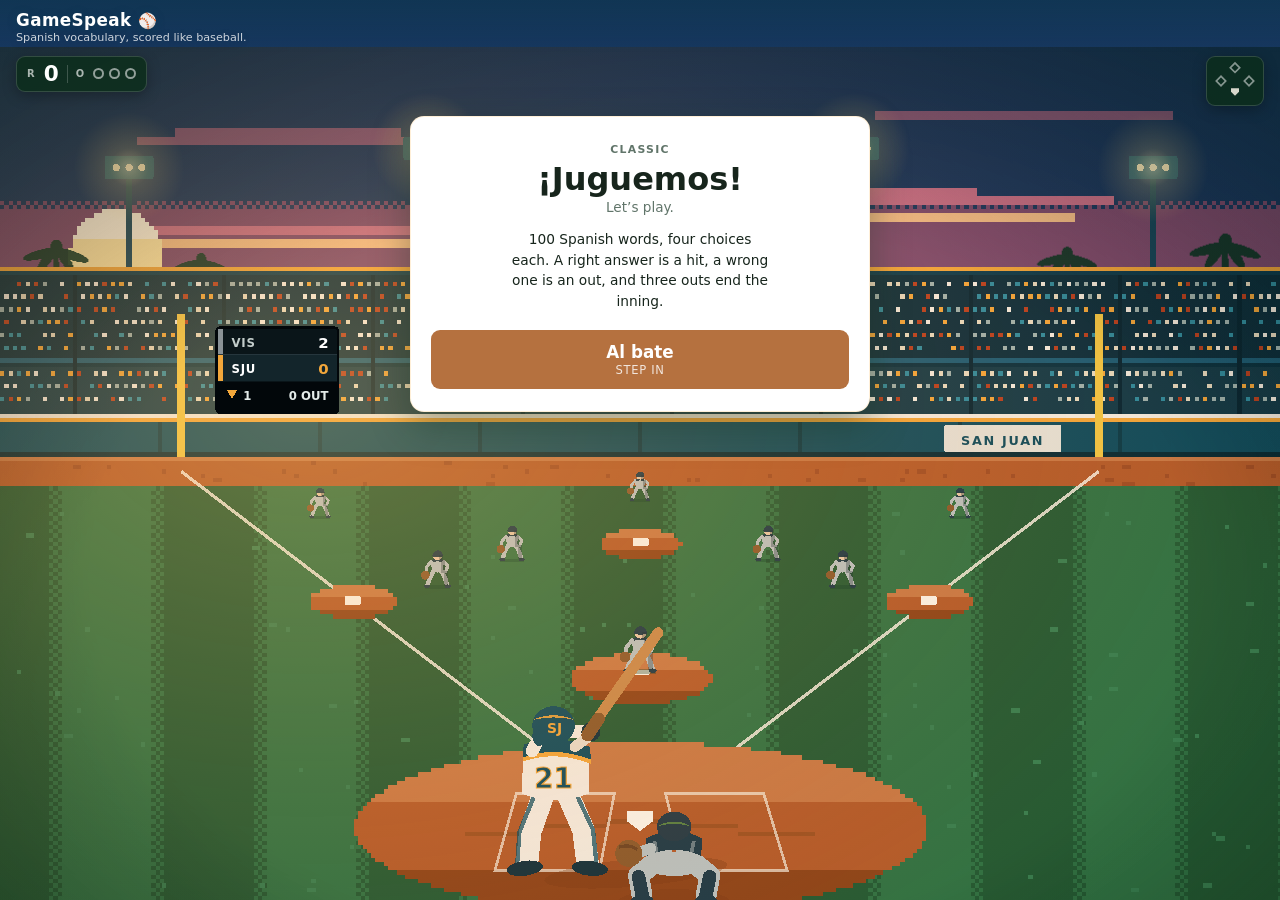
<file: index.html>
<!DOCTYPE html>
<html lang="en">
<head>
  <meta charset="UTF-8">
  <meta name="viewport" content="width=device-width, initial-scale=1">
  <title>GameSpeak — Spanish Baseball Vocabulary</title>
  <link rel="stylesheet" href="scene.css">
  <link rel="stylesheet" href="style.css">
</head>
<body>

  <!-- The ballpark. Markup lives in scene.js so both modes draw the same
       park; scene.js fills this in at load. -->
  <div class="scene" id="scene-mount" aria-hidden="true"></div>


  <!-- ============================================================
       HEADER: app title
       ============================================================ -->
  <header class="header">
    <h1 class="logo">GameSpeak <span class="ball">⚾</span></h1>
    <p class="tagline">Spanish vocabulary, scored like baseball.</p>
  </header>

  <!-- ============================================================
       HUD: two small clusters in the top corners rather than a
       full-width bar, so the space goes to the field instead.
       Runs and outs on the left, the base diamond on the right.
       The hit-type breakdown lives in the box score at the end of
       the inning — during play, the run total is what matters.
       ============================================================ -->
  <section class="hud" aria-label="Scoreboard">
    <div class="hud-chip">
      <span class="hud-label">R</span>
      <span class="hud-runs" id="score-runs">0</span>
      <span class="hud-rule"></span>
      <span class="hud-label">O</span>
      <!-- Three dots: filled = an out has been recorded -->
      <span class="outs" id="outs-display" aria-live="polite">
        <span class="out-dot"></span>
        <span class="out-dot"></span>
        <span class="out-dot"></span>
      </span>
    </div>

    <div class="hud-chip hud-bases">
      <!-- Second at the top, third on the left, first on the right,
           home at the bottom — the diamond as seen from behind the
           plate. Home is always drawn: it's the target you're trying
           to reach, not a base a runner stands on. -->
      <svg class="diamond" id="diamond" viewBox="0 0 60 60" aria-hidden="true">
        <rect class="pip" id="pip-second" x="25" y="5"  width="10" height="10" transform="rotate(45 30 10)"/>
        <rect class="pip" id="pip-third"  x="4"  y="25" width="10" height="10" transform="rotate(45 9 30)"/>
        <rect class="pip" id="pip-first"  x="46" y="25" width="10" height="10" transform="rotate(45 51 30)"/>
        <polygon class="home-plate" points="24,41 36,41 36,46 30,52 24,46"/>
      </svg>
    </div>
  </section>

  <main class="field">

    <!-- ============================================================
         START SCREEN: nothing is live until this is pressed.
         It is also the audio unlock — see audio.js. The press is the
         only user gesture guaranteed to happen before anything could
         want to make a sound, and mobile browsers will not start audio
         without one.
         ============================================================ -->
    <section class="card start-card" id="start-screen">
      <p class="start-eyebrow">Classic</p>
      <h2 class="start-title">¡Juguemos!</h2>
      <p class="start-gloss">Let&rsquo;s play.</p>
      <!-- The word count is filled in from VOCAB at load rather than typed:
           the list has gone 30 to 50 to 100 already, and a number in prose
           is the one that does not move with it. -->
      <p class="start-rules">
        <span id="start-count">&nbsp;</span> Spanish words, four choices each.
        A right answer is a hit, a wrong one is an out, and three outs end
        the inning.
      </p>
      <button class="start-button" id="start-button">
        <span class="start-button-es">Al bate</span>
        <span class="start-button-en">Step in</span>
      </button>
    </section>

    <!-- ============================================================
         QUIZ SCREEN: one Spanish word, four English choices.
         ============================================================ -->
    <section class="card hidden" id="quiz-screen">
      <p class="at-bat" id="at-bat">At-bat 1</p>

      <!-- Difficulty tag for the current word (WALK / SINGLE / DOUBLE) -->
      <p class="tag" id="word-tag">WALK</p>

      <!-- The Spanish word being asked -->
      <h2 class="word" id="word">—</h2>

      <!-- Four answer buttons get created here by app.js -->
      <div class="choices" id="choices"></div>

      <!-- "Base hit!" / "Strike three-ish" message after each answer -->
      <p class="feedback" id="feedback">&nbsp;</p>
    </section>

    <!-- ============================================================
         SUMMARY SCREEN: shown when the inning is over (3 outs, or
         you get through all 20 words). Hidden until then.
         ============================================================ -->
    <section class="card hidden" id="summary-screen">
      <h2 class="summary-title" id="summary-title">Inning over</h2>
      <p class="summary-sub" id="summary-sub">Three outs.</p>

      <p class="boxscore-eyebrow">Box score</p>
      <ul class="summary-list">
        <li class="boxscore-total"><span>Runs</span> <strong id="sum-runs">0</strong></li>
        <li><span>Walks</span>          <strong id="sum-walk">0</strong></li>
        <li><span>Singles</span>        <strong id="sum-single">0</strong></li>
        <li><span>Doubles</span>        <strong id="sum-double">0</strong></li>
        <li><span>Triples</span>        <strong id="sum-triple">0</strong></li>
        <li><span>Home runs</span>      <strong id="sum-homerun">0</strong></li>
        <li><span>Total hits</span>     <strong id="sum-hits">0</strong></li>
        <li><span>Total bases</span>    <strong id="sum-bases">0</strong></li>
        <li><span>Left on base</span>   <strong id="sum-lob">0</strong></li>
        <li><span>Batting average</span> <strong id="sum-avg">.000</strong></li>
      </ul>

      <!-- Words you missed, so you know what to study -->
      <div class="missed" id="missed-block">
        <h3>Words that got you out</h3>
        <ul id="missed-list"></ul>
      </div>

      <button class="play-again" id="play-again">Play another inning</button>
    </section>

  </main>

  <script src="rules.js"></script>
  <script src="scene.js"></script>
  <script src="audio.js"></script>
  <script src="app.js"></script>
</body>
</html>
</file>
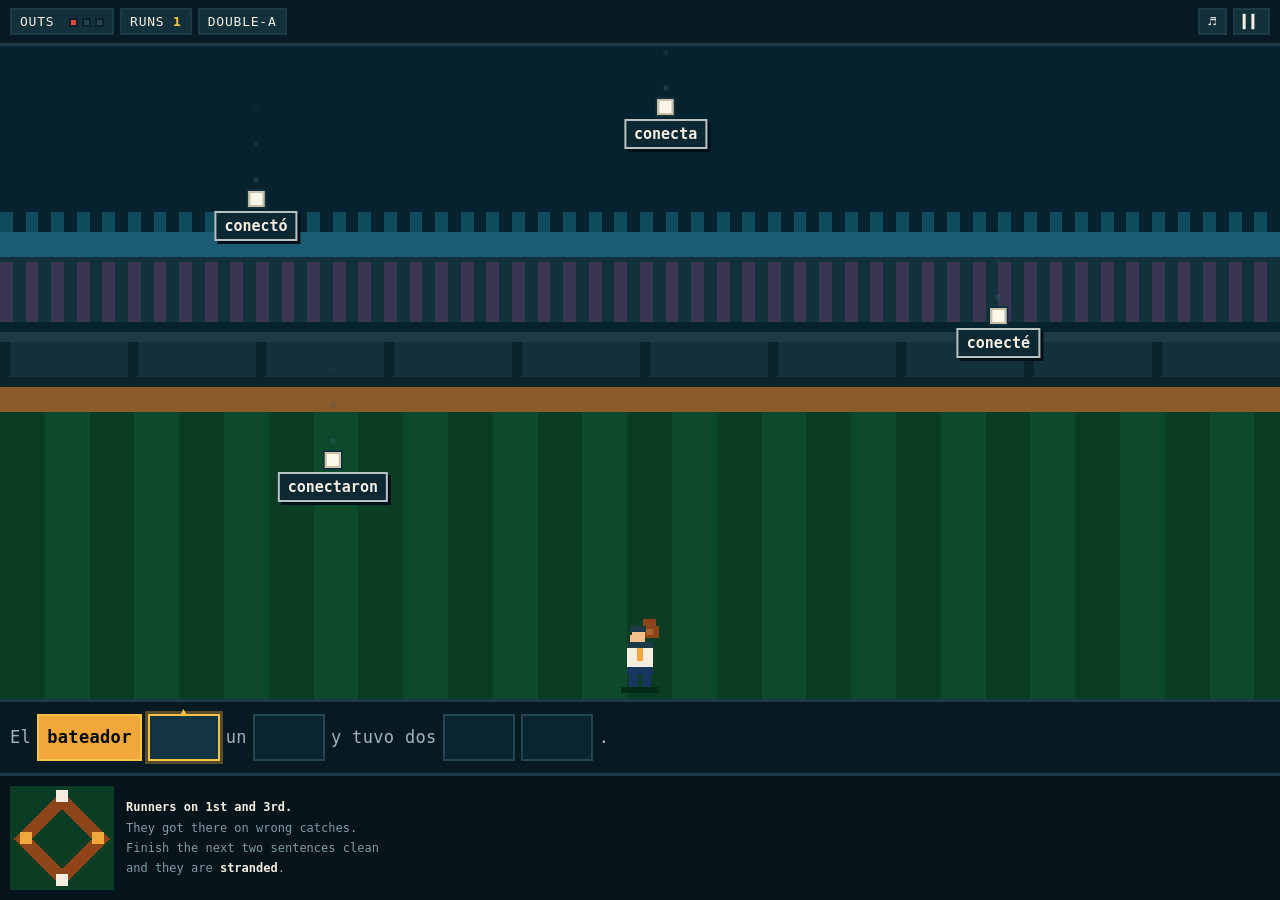
<file: outfield-mockup.html>
<!doctype html>
<meta charset="utf-8">
<meta name="viewport" content="width=device-width,initial-scale=1">
<title>Outfielder — mockup</title>
<!--
  DESIGN MOCKUP. Not a build, not wired to anything, no rules imported.
  Its only job is to answer "what does the fielding screen look like"
  before any of it is written.

  Add ?notes to the URL for the annotated version.
-->
<style>
  :root{
    --sky-1:#0E4C5C; --sky-2:#1B5C74; --sky-0:#06222F;
    --wall:#12313B;  --wall-2:#1D3A46;
    --grass:#0A3D24; --grass-2:#0d4a2c;
    --dirt:#8E4519;  --dirt-2:#8A5A2B;
    --bone:#F4EDE0;  --bone-2:#FBF6EA;
    --gold:#F2A73B;  --gold-2:#F6C445;
    --steel:#B9C2C0;
    --ink:#02070A;
  }
  *{box-sizing:border-box;margin:0;padding:0}
  html,body{height:100%}
  body{
    background:var(--ink); color:var(--bone);
    font-family:ui-monospace,SFMono-Regular,Menlo,Consolas,monospace;
    display:flex; flex-direction:column;
    image-rendering:pixelated;
  }

  /* ---- HUD strip ------------------------------------------------- */
  .hud{
    display:flex; flex-wrap:wrap; gap:6px; align-items:center;
    padding:8px 10px; background:#081b24;
    border-bottom:3px solid var(--wall-2);
    font-size:13px; letter-spacing:.06em;
  }
  .chip{
    background:var(--wall); border:2px solid var(--wall-2);
    padding:4px 8px; color:var(--bone); white-space:nowrap;
  }
  .chip b{color:var(--gold-2); font-weight:700}
  .outs{display:inline-flex; gap:4px; vertical-align:-1px; margin-left:6px}
  .out-pip{width:9px;height:9px;background:#26414b;border:2px solid #0b2029}
  .out-pip.on{background:#E0483C}
  .spacer{flex:1}

  /* ---- the air ---------------------------------------------------- */
  .air{position:relative; flex:1 1 auto; min-height:200px; overflow:hidden}
  .air .park{position:absolute;inset:0;width:100%;height:100%}

  .ball{position:absolute; transform:translate(-50%,-50%); text-align:center}
  .ball .orb{
    width:16px;height:16px;margin:0 auto 4px;
    background:var(--bone-2); border:2px solid #cdbfa6;
    box-shadow:0 0 0 2px #0e3140;
  }
  .ball .word{
    display:inline-block; padding:4px 8px; font-size:15px; font-weight:700;
    background:#0b2833; border:2px solid var(--steel); color:var(--bone);
    box-shadow:3px 3px 0 #041019;
  }
  /* the correct ball is NOT marked in the real game — flagged only in notes */
  body.notes .ball.right .word{border-color:var(--gold); color:var(--gold-2)}
  .fielder{position:absolute; left:50%; bottom:6px; transform:translateX(-50%); z-index:1}
  .trail{position:absolute;width:5px;height:5px;background:#2d5e6e;transform:translate(-50%,-50%)}

  /* ---- the sentence ----------------------------------------------- */
  .deck{flex:0 0 auto; background:#071a22; border-top:3px solid var(--wall-2); padding:12px 10px}
  /* The English gloss. Not decoration — a noun slot's distractors have to
     be lexical (Spanish nouns inflect for number and nothing else), and
     carreras / entradas / bases are all feminine plural, so no amount of
     Spanish context separates them. Without this line those slots are a
     guess, which breaks the promise that a failed slot is the player's
     own error. */
  .gloss{
    font-size:13px; letter-spacing:.03em; color:#6f8c95;
    margin-bottom:8px; font-style:italic;
  }
  .sentence{
    font-size:17px; line-height:2.2; letter-spacing:.02em;
    display:flex; flex-wrap:wrap; align-items:center; gap:6px;
  }
  .w{color:#9fb3b8}
  /* 72px, not 92px. A seven-slot Major League line wraps to five rows at
     320px and overflows the page; 72px saves a row and it fits. Below
     72px nothing further happens — the cost is row COUNT, and no further
     narrowing removes another row — so this is the whole of the lever
     and there is no reason to go smaller. It is a min-width, so a long
     word still expands its own slot. */
  .slot{
    display:inline-block; min-width:72px; text-align:center;
    padding:3px 8px; border:2px solid #24454f; background:#0b2530;
  }
  .slot.done{
    background:var(--gold); border-color:var(--gold-2); color:var(--ink);
    font-weight:700;
  }
  .slot.live{
    border-color:var(--gold-2); background:#123443; color:var(--gold-2);
    box-shadow:0 0 0 3px rgba(242,167,59,.35);
  }
  .slot.live{position:relative}
  .slot.live::before{
    content:'\25B2'; position:absolute; left:50%; top:-16px;
    transform:translateX(-50%); font-size:11px; color:var(--gold-2);
  }
  .slot.todo{color:#3f6572}

  /* ---- basepaths --------------------------------------------------- */
  .strip{flex:0 0 auto; display:flex; gap:12px; align-items:center; padding:10px;
         background:#05141b; border-top:3px solid var(--wall-2)}
  .strip svg{flex:0 0 auto}
  .legend{font-size:12px; line-height:1.7; color:#7f9aa2}
  .legend b{color:var(--bone)}

  /* ---- annotation layer -------------------------------------------- */
  /* One rail under the screen, at every width, rather than pins on top of
     it. Absolute callouts collided with each other and with the live slot
     at phone width, and lengthening a single note put them back on top of
     the game at desktop width too. A note that covers the thing it
     annotates is worse than no note, and a layout that breaks when the
     text grows will break again. */
  .note{display:none}
  body.notes .note-rail{
    padding:12px 10px; background:#0a1c24;
    border-top:3px solid var(--wall-2);
  }
  body.notes .note-rail h4{
    font-size:11px; letter-spacing:.12em; color:#6f8c95;
    font-weight:400; margin-bottom:6px;
  }
  body.notes .note{
    display:block; position:static; max-width:none;
    font-size:11px; letter-spacing:.04em; line-height:1.5;
    color:#0b1f28; background:var(--gold-2); border:2px solid #b8791d;
    padding:3px 6px; margin:0 0 4px;
  }
</style>

<div class="hud">
  <span class="chip">OUTS
    <span class="outs"><i class="out-pip on"></i><i class="out-pip"></i><i class="out-pip"></i></span>
  </span>
  <span class="chip">RUNS <b>1</b></span>
  <span class="chip">DOUBLE&#8209;A</span>
  <span class="spacer"></span>
  <span class="chip">&#9836;</span>
  <span class="chip">&#9613;&#9613;</span>
  <div class="note">an out is a <b>finished sentence</b>, not a caught ball</div>
  <div class="note">level sets sentence length only — one ladder, not two</div>
</div>

<div class="air" id="air">
  <svg class="park" viewBox="0 0 400 260" preserveAspectRatio="none" shape-rendering="crispEdges" aria-hidden="true"></svg>
  <div class="note">four candidates for the <b>one live slot</b>. three are near-misses of the same lemma</div>
  <svg class="fielder" viewBox="0 0 36 48" width="58" height="77" shape-rendering="crispEdges" aria-hidden="true"></svg>
  <div class="note">letting them drop costs <b>time, not outs</b> — they come round again</div>
</div>

<div class="deck">
  <div class="gloss" id="gloss"></div>
  <div class="sentence" id="sentence"></div>
  <div class="note">blanks fill strictly <b>left to right</b>; caught word drops into the gold slot</div>
  <div class="note">this slot is a <b>verb</b>, so no gloss — tense, person and number separate the four. A noun slot would show its English lemma here, because <i>carreras / entradas / bases</i> are all feminine plural and grammar cannot tell them apart</div>
</div>

<div class="strip">
  <svg width="104" height="104" viewBox="0 0 104 104" shape-rendering="crispEdges" id="diamond"></svg>
  <div class="legend">
    <b>Runners on 1st and 3rd.</b><br>
    They got there on wrong catches.<br>
    Finish the next two sentences clean<br>
    and they are <b>stranded</b>.
  </div>
  <div class="note">wrong catch &rarr; hit, scaled by how fast you grabbed</div>
</div>

<script>
if (location.search.includes('notes')) document.body.classList.add('notes');

/* Every callout goes into one rail at the foot of the page, at any
   width, so nothing ever covers the screen it describes. */
function reflowNotes() {
  if (!document.body.classList.contains('notes')) return;
  const rail = document.createElement('div');
  rail.className = 'note-rail';
  rail.innerHTML = '<h4>WHAT YOU ARE LOOKING AT</h4>';
  for (const n of document.querySelectorAll('.note')) rail.appendChild(n);
  document.body.appendChild(rail);
}

reflowNotes();

/* ---------------- the ballpark behind the balls ------------------- */
const svg = document.querySelector('.air .park');
const R = (x,y,w,h,f) => `<rect x="${x}" y="${y}" width="${w}" height="${h}" fill="${f}"/>`;
let s = '';
s += R(0,0,400,260,'#0E4C5C');
s += R(0,0,400,70,'#06222F');                       // upper sky
for (let i=0;i<400;i+=8) s += R(i,66,4,4,'#0E4C5C'); // dither band
for (let i=4;i<400;i+=8) s += R(i,70,4,4,'#06222F');
s += R(0,74,400,10,'#1B5C74');
// crowd: two dithered decks
s += R(0,84,400,26,'#12313B');
for (let y=86;y<108;y+=4)
  for (let x=(y%8?0:4);x<400;x+=8)
    s += R(x,y,4,4, ['#1D3A46','#2b4f5c','#3a3550','#4a3a4e'][(x+y)%4]);
s += R(0,110,400,4,'#06222F');
// outfield wall + padding stripe
s += R(0,114,400,22,'#12313B');
s += R(0,114,400,4,'#1D3A46');
for (let x=0;x<400;x+=40) s += R(x,118,3,18,'#0b242c');
s += R(0,132,400,4,'#0b242c');
// warning track, then grass in mowed stripes
s += R(0,136,400,10,'#8A5A2B');
for (let i=0;i<400;i+=28) s += R(i,146,14,114,'#0A3D24');
for (let i=14;i<400;i+=28) s += R(i,146,14,114,'#0d4a2c');
/* The fielder is NOT drawn here. This background stretches to fit with
   preserveAspectRatio="none", which is right for bands and stripes and
   wrong for anything with a shape — a sprite in here comes out smeared
   vertically. It gets its own aspect-preserving svg below. */
svg.innerHTML = s;

/* ---------------- four balls in the air ---------------------------- */
/* Seed sentence, shape only. The shipped bank must come from a real
   source and go to a language adviser — none of this is a corpus. */
const CANDIDATES = [
  { word:'conectó',    x:20, y:26, right:true  },   // correct: 3sg preterite
  { word:'conecta',    x:52, y:12, right:false },   // wrong tense (present)
  { word:'conecté',    x:78, y:44, right:false },   // wrong person (1sg)
  { word:'conectaron', x:26, y:66, right:false }    // wrong number (3pl)
];
const air = document.getElementById('air');
for (const c of CANDIDATES) {
  for (let k=1;k<=3;k++) {                            // pixel trail
    const t = document.createElement('div');
    t.className = 'trail';
    t.style.left = c.x + '%';
    t.style.top  = (c.y - k*5.5) + '%';
    t.style.opacity = 0.55 - k*0.15;
    air.appendChild(t);
  }
  const b = document.createElement('div');
  b.className = 'ball' + (c.right ? ' right' : '');
  b.style.left = c.x + '%';
  b.style.top  = c.y + '%';
  b.innerHTML = '<div class="orb"></div><span class="word">' + c.word + '</span>';
  air.appendChild(b);
}

/* The fielder, in a sprite of its own so it keeps its proportions. */
const F = document.querySelector('.fielder');
F.innerHTML =
  R(6,44,24,4,'#062a18') +      // shadow
  R(20,2,8,4,'#8E4519')  +      // glove, raised
  R(18,6,12,8,'#8E4519') +
  R(22,8,4,4,'#a8632a')  +      // pocket
  R(12,12,6,4,'#F6C08A') +      // reaching arm
  R(12,6,10,4,'#1D3A46') +      // cap
  R(13,10,8,6,'#F6C08A') +      // head
  R(10,16,16,16,'#F4EDE0')+     // jersey
  R(10,16,16,4,'#1D3A46') +     // yoke
  R(16,20,4,8,'#F2A73B') +      // number panel
  R(10,32,16,4,'#17375F')+      // belt
  R(11,36,6,8,'#17375F')+       // legs
  R(19,36,6,8,'#17375F');

/* Keep every candidate wholly on screen. A ball whose word box leaves the
   viewport is an uncatchable ball — the mockup clipped 'conectaron' off the
   right edge at 390px before this existed, which is the same defect as a
   fielder rendered outside the frame. Nudge after layout, measure, assert. */
function clampBalls() {
  const M = 6;
  for (const b of document.querySelectorAll('.ball')) {
    b.style.marginLeft = '0px';
    const r = b.getBoundingClientRect();
    let dx = 0;
    if (r.right > innerWidth - M) dx = (innerWidth - M) - r.right;
    if (r.left + dx < M)          dx = M - r.left;
    if (dx) b.style.marginLeft = dx + 'px';
  }
}
clampBalls();
addEventListener('resize', clampBalls);

/* ---------------- the blanked sentence ----------------------------- */
/* MAJOR LEAGUE WIDTH PROBE — ?probe

   Seven slots and twelve tokens, which is the shape the rung ceiling
   analysis says a Major League sentence has to have. It is NOT a
   sentence and makes no grammatical claim: it is a ruler, built from
   word forms that already exist in rules.js VOCAB and in the worked
   entry, so the glyph widths are real ones rather than invented ones.
   Its only job is to answer whether seven slots fit at 320px without
   the sentence strip eating the ball area.

   The longest real forms in the tree are used deliberately — the fit
   check is worthless at median width. */
const PROBE = [
  { t:'El' },
  { slot:'', state:'done', word:'jardinero' },
  { slot:'', state:'live' },
  { t:'de' },
  { slot:'', state:'todo' },
  { t:'y el' },
  { slot:'', state:'todo' },
  { slot:'', state:'todo' },
  { t:'con' },
  { slot:'', state:'todo' },
  { slot:'', state:'todo', tail:'.' }
];

const SENTENCE = [
  { t:'El' },
  { slot:'bateador', state:'done' },
  { slot:'',         state:'live' },
  { t:'un' },
  { slot:'',         state:'todo' },
  { t:'y tuvo dos' },
  { slot:'',         state:'todo' },
  { slot:'',         state:'todo', tail:'.' }
];
/* Per-slot, not per-sentence. A whole-sentence translation under every
   blank turns morphology slots into a lookup; this one appears only on
   the live slot, and only when that slot's distractors are lexical —
   which is the noun slots, because a Spanish noun inflects for number
   and nothing else. The live slot here is a VERB, separated by grammar,
   so it carries none. */
const LIVE_GLOSS = null;
const glossEl = document.getElementById('gloss');
/* When there is no gloss the line is simply absent. An explicit "no gloss
   here" would be mockup commentary on the game surface — the player does
   not need telling that a hint they were never owed is missing. The
   explanation lives in the ?notes layer instead. */
if (LIVE_GLOSS) glossEl.textContent = `this blank: \u201c${LIVE_GLOSS}\u201d`;
else            glossEl.remove();
const LINE = location.search.includes('probe') ? PROBE : SENTENCE;
document.getElementById('sentence').innerHTML = LINE.map(p =>
  p.t ? `<span class="w">${p.t}</span>`
      : `<span class="slot ${p.state}">${p.word || p.slot || '&nbsp;'}</span>` +
        (p.tail ? `<span class="w">${p.tail}</span>` : '')
).join('');

/* ---------------- basepaths ---------------------------------------- */
const d = document.getElementById('diamond');
let g = R(0,0,104,104,'#0A3D24');
/* A stepped pixel diamond: half-width grows to the middle row and shrinks
   back. Drawing the top and bottom wedges separately produced a bowtie —
   two triangles with the middle knocked out by the inner-grass rect. The
   inner grass has to be a diamond too, not a rectangle. */
const diamond = (cx, cy, half, colour) => {
  let out = '';
  for (let dy = -half; dy <= half; dy += 2) {
    const w = 2 * (half - Math.abs(dy));
    if (w > 0) out += R(cx - w/2, cy + dy, w, 2, colour);
  }
  return out;
};
g += diamond(52, 52, 48, '#8E4519');                  // basepath dirt
g += diamond(52, 52, 30, '#0A3D24');                  // infield grass
const base = (x,y,on) => R(x-6,y-6,12,12, on ? '#F2A73B' : '#F4EDE0');
g += base(52,10,false);   // second
g += base(88,52,true);    // first  — runner on
g += base(16,52,true);    // third  — runner on
g += base(52,94,false);   // home
d.innerHTML = g;
</script>
</file>
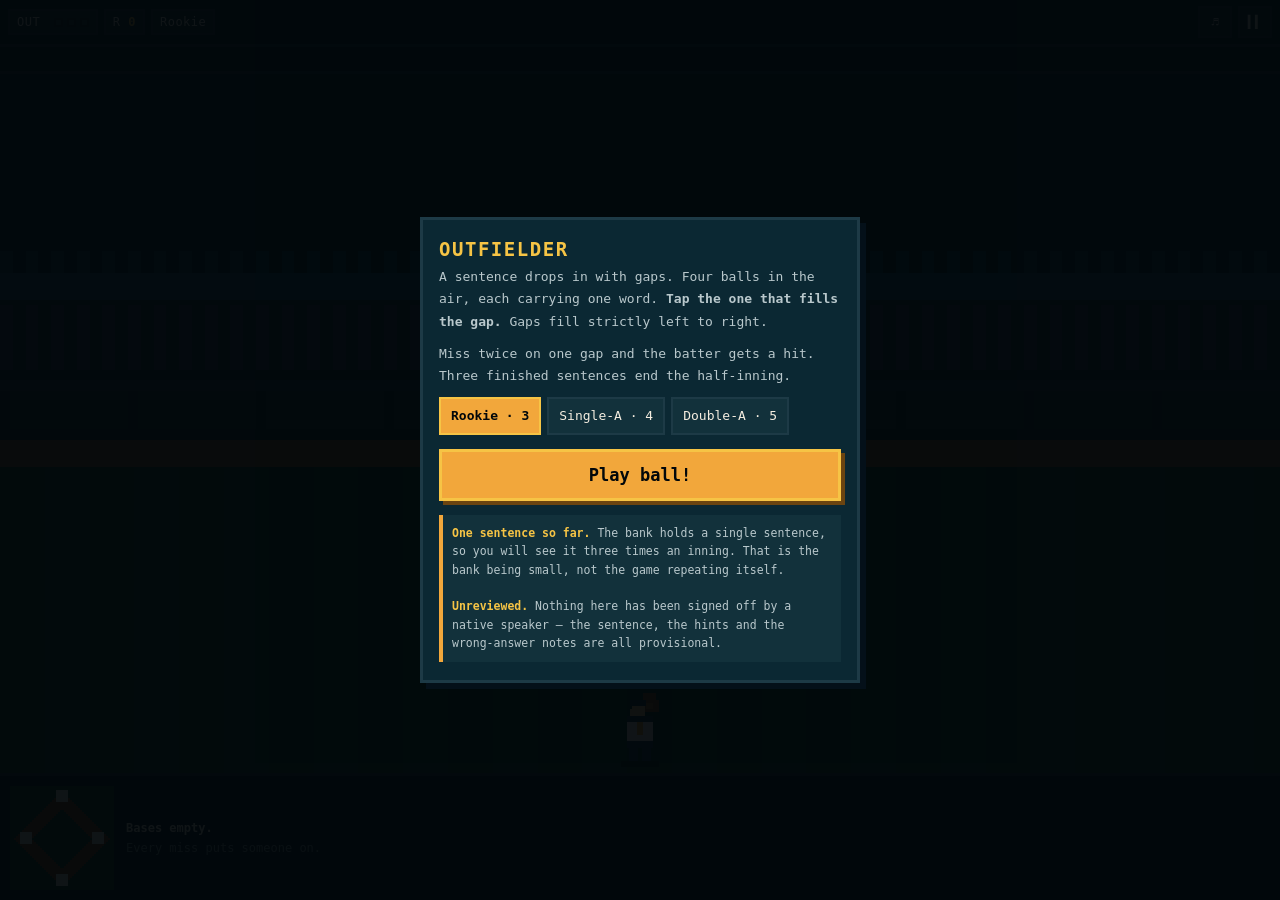
<file: outfield.html>
<!doctype html>
<html lang="es">
<meta charset="utf-8">
<meta name="viewport" content="width=device-width,initial-scale=1,viewport-fit=cover">
<title>GameSpeak — Outfielder</title>
<link rel="stylesheet" href="outfield.css">

<div class="hud">
  <span class="chip"><span data-t="hudOuts">OUT</span> <span class="outs" id="outs"></span></span>
  <span class="chip" id="runsChip"><span data-t="hudRuns">R</span> <b id="runs">0</b></span>
  <span class="chip" id="levelChip">—</span>
  <span class="spacer"></span>
  <button class="chip" id="muteBtn" aria-pressed="false">&#9836;</button>
  <button class="chip" id="pauseBtn">&#9613;&#9613;</button>
</div>

<div class="deck">
  <div class="gloss" id="gloss" hidden></div>
  <div class="sentence" id="sentence" aria-live="polite"></div>
</div>

<div class="air" id="air">
  <svg class="park" viewBox="0 0 400 260" preserveAspectRatio="none"
       shape-rendering="crispEdges" aria-hidden="true"></svg>
  <svg class="fielder" viewBox="0 0 36 48" width="58" height="77"
       shape-rendering="crispEdges" aria-hidden="true"></svg>
  <div class="callout" id="callout" role="status" aria-live="polite" hidden></div>
</div>

<div class="strip">
  <svg width="104" height="104" viewBox="0 0 104 104" shape-rendering="crispEdges"
       id="diamond" role="img"></svg>
  <div class="legend" id="legend"></div>
</div>

<!-- start ------------------------------------------------------------- -->
<div class="veil" id="startVeil">
  <div class="card">
    <h1>OUTFIELDER</h1>
    <p data-t="howPlay"></p>
    <p data-t="howScore"></p>
    <div class="levels" id="levels" role="group" aria-label="Nivel"></div>
    <button class="go" id="goBtn" data-t="play"></button>
    <div class="caveat" id="startCaveat"></div>
  </div>
</div>

<!-- pause ------------------------------------------------------------- -->
<div class="veil" id="pauseVeil" hidden>
  <div class="card">
    <h2 data-t="paused"></h2>
    <p data-t="levelNote"></p>
    <div class="levels" id="pauseLevels" role="group" aria-label="Nivel"></div>
    <div class="row">
      <button class="chip" id="pauseMute" aria-pressed="false"></button>
      <button class="chip" id="quitBtn" data-t="quit"></button>
    </div>
    <button class="go" id="resumeBtn" data-t="resume" style="margin-top:10px"></button>
  </div>
</div>

<!-- end --------------------------------------------------------------- -->
<div class="veil" id="endVeil" hidden>
  <div class="card">
    <h2 id="endTitle"></h2>
    <div class="tally" id="tally"></div>
    <button class="go" id="againBtn" data-t="again"></button>
    <div class="row"><button class="chip" id="backBtn" data-t="changeLevel"></button></div>
    <div class="caveat" id="endCaveat"></div>
  </div>
</div>

<script src="rules.js"></script>
<script src="timed.js"></script>
<script src="audio.js"></script>
<script src="outfield-rules.js"></script>
<script src="outfield-bank.js"></script>
<script src="outfield-ui.js"></script>
</html>
</file>
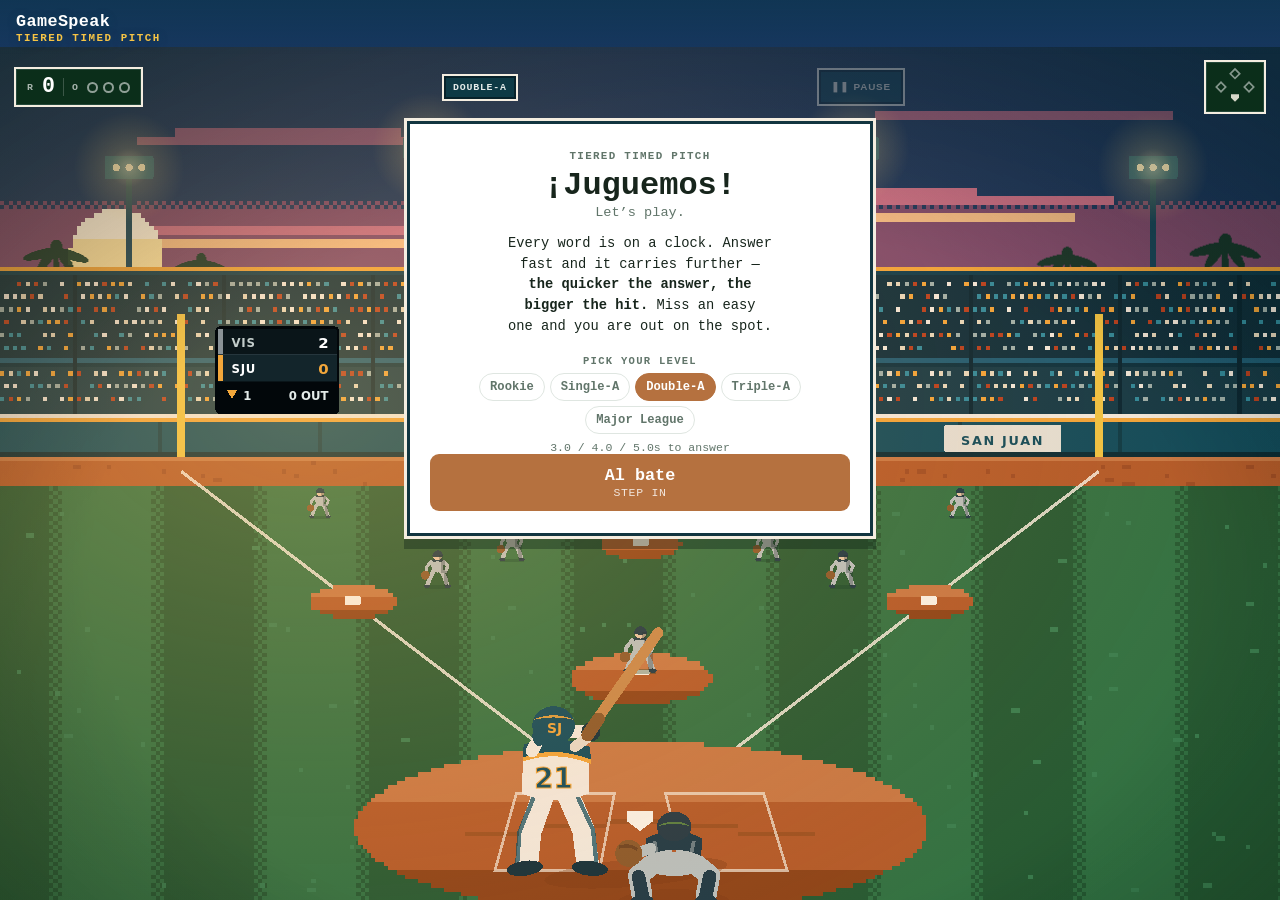
<file: timed.html>
<!DOCTYPE html>
<html lang="en">
<head>
  <meta charset="UTF-8">
  <meta name="viewport" content="width=device-width, initial-scale=1">
  <title>GameSpeak — Tiered Timed Pitch</title>
  <link rel="stylesheet" href="scene.css">
  <link rel="stylesheet" href="timed.css">
</head>
<body>

  <!-- The same ballpark Classic plays in. Markup lives in scene.js. -->
  <div class="scene" id="scene-mount" aria-hidden="true"></div>

  <header class="header">
    <h1 class="logo">GameSpeak</h1>
    <p class="mode-name">Tiered Timed Pitch</p>
  </header>

  <!-- HUD: runs, outs, who's on, and whether a power swing is banked -->
  <section class="hud" aria-label="Scoreboard">
    <div class="hud-chip">
      <span class="hud-label">R</span>
      <span class="hud-runs" id="hud-runs">0</span>
      <span class="hud-rule"></span>
      <span class="hud-label">O</span>
      <span class="outs" id="hud-outs" aria-live="polite">
        <span class="out-dot"></span><span class="out-dot"></span><span class="out-dot"></span>
      </span>
    </div>

    <!-- The rung, in the status strip rather than on the pitch card, so it
         is readable during a swing and a pause as well as a question. -->
    <span class="hud-level" id="level-badge">Double-A</span>

    <span class="hud-bank hidden" id="hud-bank">SWING BANKED</span>

    <!-- Stops whatever clock is running. Disabled when there is no clock to
         stop, so it never looks live and does nothing. -->
    <button class="pause-button" id="pause-button" type="button"
            aria-label="Pause" title="Pause (P or Esc)">
      <span class="pause-glyph" id="pause-glyph" aria-hidden="true">❚❚</span>
      <span class="pause-word" aria-hidden="true">Pause</span>
    </button>

    <div class="hud-chip hud-bases">
      <svg class="diamond" viewBox="0 0 60 60" aria-hidden="true">
        <rect class="pip" id="pip-second" x="25" y="5"  width="10" height="10" transform="rotate(45 30 10)"/>
        <rect class="pip" id="pip-third"  x="4"  y="25" width="10" height="10" transform="rotate(45 9 30)"/>
        <rect class="pip" id="pip-first"  x="46" y="25" width="10" height="10" transform="rotate(45 51 30)"/>
        <polygon class="home-plate" points="24,41 36,41 36,46 30,52 24,46"/>
      </svg>
    </div>
  </section>

  <!-- Paused. Covers the card on purpose: freezing the clock with the word
       still on screen would just be free thinking time. -->
  <div class="pause-veil hidden" id="pause-veil" role="dialog" aria-modal="true"
       aria-labelledby="pause-title">
    <div class="pause-panel">
      <p class="pause-eyebrow">Tiempo</p>
      <h2 class="pause-title" id="pause-title">Paused</h2>
      <p class="pause-note" id="pause-note">The clock is stopped.</p>

      <!-- The only seam in the loop where this can live. afterPitch fires
           1500ms after an answer and goes straight into the next live pitch,
           so there is no idle beat between at-bats to put a control in —
           but the pause veil stops every clock and hides the word. -->
      <p class="level-eyebrow">Level</p>
      <div class="level-pick" id="pause-levels" role="radiogroup" aria-label="Level"></div>
      <p class="level-note" id="pause-level-note">&nbsp;</p>

      <!-- Sound lives on the same seam as the level, for the same reason:
           it is the one place with no clock running. A tester playing next
           to other people needs this reachable without leaving the game. -->
      <p class="level-eyebrow">Sound</p>
      <button class="sound-toggle" id="sound-toggle" type="button"
              title="Sound (M)" aria-pressed="false">Sound is on</button>
      <p class="level-note" id="sound-note">&nbsp;</p>

      <button class="pause-resume" id="pause-resume" type="button">Resume</button>
    </div>
  </div>

  <main class="field">

    <!-- ============================================================
         START SCREEN: nothing is live until this is pressed.
         This mode needs the gate more than Classic does — the first
         word arrives on a countdown, so dropping straight in spends
         a player's first three seconds on working out what happened.
         It is also the audio unlock; see audio.js.
         ============================================================ -->
    <section class="card start-card" id="start-screen">
      <p class="start-eyebrow">Tiered Timed Pitch</p>
      <h2 class="start-title">¡Juguemos!</h2>
      <p class="start-gloss">Let&rsquo;s play.</p>
      <p class="start-rules">
        Every word is on a clock. Answer fast and it carries further —
        <strong>the quicker the answer, the bigger the hit.</strong>
        Miss an easy one and you are out on the spot.
      </p>
      <!-- The five levels are injected from LEVELS by timed-ui.js: the names
           and the clocks both come from the constant, so neither can drift
           away from what the game actually runs. -->
      <p class="level-eyebrow">Pick your level</p>
      <div class="level-pick" id="start-levels" role="radiogroup" aria-label="Level"></div>
      <p class="level-note" id="start-level-note">&nbsp;</p>

      <button class="start-button" id="start-button">
        <span class="start-button-es">Al bate</span>
        <span class="start-button-en">Step in</span>
      </button>
    </section>

    <!-- ============================================================
         THE PITCH: one word, one clock. The bar drains and its label
         says what a correct answer is worth at this instant.
         ============================================================ -->
    <section class="card hidden" id="pitch-screen">
      <div class="pitch-top">
        <span class="pitch-tags">
          <span class="tier-badge" id="tier-badge">EASY · 3.0s</span>
          <!-- Which way this pitch is coming. Set per at-bat, held across
               a re-pitch, so it never changes under the player mid-count. -->
          <span class="direction-hint" id="direction-hint">→ English</span>
        </span>
        <span class="strike-pips" id="strike-pips" aria-label="Strikes">
          <span class="strike-pip"></span><span class="strike-pip"></span><span class="strike-pip"></span>
        </span>
      </div>

      <div class="clock-row">
        <span class="payoff pay-homerun" id="payoff">HOME RUN</span>
        <span class="clock-num" id="clock-num">3.0</span>
      </div>

      <!-- Discrete blocks draining, not a bar sliding. The segments are
           built once by timed-ui.js and only have a class toggled after
           that — nothing in the clock is rebuilt per frame. -->
      <div class="timer pay-homerun" id="timer-fill" aria-hidden="true"></div>

      <h2 class="word" id="word">—</h2>

      <!-- Only appears while a swing is banked. Taking it is always the
           player's choice — the word is still there to answer instead. -->
      <button class="bank-button hidden" id="bank-button">
        Swing for the fences <span class="bank-life" id="bank-life"></span>
      </button>

      <div class="choices" id="choices"></div>
      <!-- The umpire. Fires off outcomes the game already produces —
           applyPitch's HIT / STRIKE / OUT — not off any new event. -->
      <p class="ump-call">
        <span class="ump-es"></span><span class="ump-en"></span>
      </p>
      <p class="feedback" id="feedback">&nbsp;</p>
    </section>


    <!-- ============================================================
         THE POWER SWING
         Spending a banked swing replaces the whole at-bat: no word, no
         countdown, no count. One pitch comes in; one press swings at it.
         ============================================================ -->
    <section class="card hidden" id="swing-screen">
      <p class="swing-eyebrow">Banked swing</p>

      <!-- The dugout, shouting -->
      <p class="dugout-es" id="dugout-phrase" lang="es">¡Vamos!</p>
      <p class="dugout-en" id="dugout-gloss" lang="en">Let's go!</p>

      <!-- And the third-base coach, telling you what to do about it. Two
           voices, two banks: the bench hypes, the coach instructs. -->
      <p class="coach-line">
        <span class="coach-who">Coach</span>
        <span class="coach-es" id="coach-phrase" lang="es">¡Espera tu pitcheo!</span>
        <span class="coach-en" id="coach-gloss" lang="en">Wait for your pitch!</span>
      </p>

      <!-- The ready beat. Holds while the two lines above land, then says a
           pitch is coming, then hands over to the clock. -->
      <p class="ready-cue" id="ready-cue">&nbsp;</p>

      <!-- The pitch. The view is from behind the catcher: mound at the top,
           plate at the bottom, ball straight down the middle. The plate is
           not placed by eye — it sits at exactly PLATE_AT of the ball's
           travel, so the ball is over the plate at the same instant
           isContact() says it is. -->
      <div class="pitch-lane">
        <svg class="pitch-field" viewBox="0 0 200 210" aria-hidden="true">
          <!-- Flat palette, no gradients: the lane is drawn in the same
               16-bit language as the park. It is also the one surface the
               ball has to be read against, so the detail here is held
               deliberately quieter than the park's — every step of contrast
               spent on grass is a step taken off the ball. -->

          <rect width="200" height="210" fill="#2A6539"/>

          <!-- Mow stripes as flat bands, two steps apart and no more,
               narrowing toward the top so the lane still reads as depth. -->
          <path d="M64,0 L136,0 L154,210 L46,210 Z" fill="#2E6E3E"/>
          <path d="M26,0 L46,0 L18,210 L0,210 Z"    fill="#2E6E3E"/>
          <path d="M154,0 L174,0 L200,210 L182,210 Z" fill="#2E6E3E"/>

          <!-- The mound, stepped in three shades and lit from the left -->
          <g>
            <rect x="62" y="24" width="76" height="4" fill="#C08A58"/>
            <rect x="56" y="28" width="88" height="4" fill="#C08A58"/>
            <rect x="54" y="32" width="92" height="4" fill="#A2703F"/>
            <rect x="56" y="36" width="88" height="4" fill="#A2703F"/>
            <rect x="62" y="40" width="76" height="4" fill="#8A5A2B"/>
            <rect x="72" y="44" width="56" height="4" fill="#8A5A2B"/>
          </g>
          <rect x="94" y="29.5" width="12" height="3.2" fill="#F2EFE6"/>

          <!-- The pitcher, mid-delivery. Front foot down, throwing arm
               coming through — his hand finishes where the ball starts. -->
          <rect x="88" y="35.5" width="26" height="3" fill="#0A3D24" opacity="0.32"/>
          <g stroke="#EDE6D6" stroke-width="3.4" stroke-linecap="round" stroke-linejoin="round" fill="none">
            <path d="M99,25 L95,31 L92,35.6"/>
            <path d="M102,25 L108,30 L112,34.8"/>
          </g>
          <ellipse cx="91" cy="36.4" rx="4" ry="1.6" fill="#12313B"/>
          <ellipse cx="113" cy="35.6" rx="4" ry="1.6" fill="#12313B"/>

          <path d="M95,13 Q100.5,11 106,13 L104,26 Q100.5,27.5 96.5,26 Z" fill="#EDE6D6"/>
          <path d="M95,13 Q100.5,11 106,13 L105.7,16.2 Q100.5,14.2 95.3,16.2 Z" fill="#0E4C5C"/>

          <g stroke="#EDE6D6" stroke-width="3" stroke-linecap="round" stroke-linejoin="round" fill="none">
            <path d="M95.5,15 L90.5,19 L92.5,23"/>
            <path d="M105.8,15 L108.5,20 L102,25.4"/>
          </g>
          <circle cx="90" cy="24" r="3.2" fill="#8A5A2B"/>

          <circle cx="100.6" cy="9.2" r="4.2" fill="#C08A6B"/>
          <path d="M96.4,8.6 A4.2,4.2 0 0 1 104.8,8.6 Z" fill="#0E4C5C"/>
          <path d="M96.4,8.8 L92.4,9.7 L96.8,10.4 Z" fill="#0E4C5C"/>
          <!-- Lit from the left, like everything else in both scenes -->
          <g fill="#0A2A33" opacity="0.3">
            <rect x="103" y="13" width="3" height="13"/>
            <rect x="102" y="7"  width="3" height="5"/>
          </g>

          <!-- The corridor the ball comes down. Kept as a single flat step
               darker than the turf: it wants to read as a lane without
               becoming another thing competing with the ball inside it. -->
          <path d="M88,40 L112,40 L124,176 L76,176 Z" fill="#265C34"/>

          <!-- The dirt around the plate, stepped in three shades -->
          <g>
            <rect x="44"  y="150" width="112" height="6" fill="#C08A58"/>
            <rect x="34"  y="156" width="132" height="6" fill="#C08A58"/>
            <rect x="28"  y="162" width="144" height="6" fill="#A2703F"/>
            <rect x="28"  y="168" width="144" height="6" fill="#A2703F"/>
            <rect x="30"  y="174" width="140" height="6" fill="#A2703F"/>
            <rect x="36"  y="180" width="128" height="6" fill="#8A5A2B"/>
            <rect x="48"  y="186" width="104" height="6" fill="#8A5A2B"/>
            <rect x="66"  y="192" width="68"  height="6" fill="#8A5A2B"/>
          </g>

          <!-- The plate itself, point toward the catcher -->
          <path d="M89,156 L111,156 L111,164 L100,170.5 L89,164 Z" fill="#F7F5EF"/>

          <!-- The catcher, nearest the viewer and mostly out of frame. The
               mitt is held up in the ball's line — it is where the ball ends
               up if nobody swings, so the pocket is drawn dark enough for a
               white ball to read against it. -->
          <path d="M56,210 Q64,198 100,195 Q136,198 144,210 Z" fill="#254A5A"/>
          <circle cx="100" cy="211" r="11" fill="#12313B"/>
          <path d="M90,209.5 Q100,203 110,209.5" fill="none" stroke="#8FA0A8" stroke-width="1.6"/>
          <path d="M100,181 q14,0 14.6,10.5 q0.7,11.6 -14.6,12.6 q-15.3,-1 -14.6,-12.6 q0.6,-10.5 14.6,-10.5 Z"
                fill="#8A5628"/>
          <path d="M86.6,186 q6,-6.5 13.4,-6.6 q7.4,0.1 13.4,6.6" fill="none"
                stroke="#5C3517" stroke-width="1.6"/>
          <ellipse cx="100" cy="196" rx="8.6" ry="7" fill="#40230D" opacity="0.7"/>
        </svg>

        <!-- Two cues, both drawn from the constants by timed-ui.js. The
             solid band is where the ball has to be at contact; the dashed
             one above it is where it has to be when you press, because the
             bat takes SWING_LEAD_MS to get there. -->
        <div class="press-zone" id="press-zone"></div>
        <div class="contact-zone" id="contact-zone"></div>

        <!-- The batter, built the same way as the one out at the plate:
             weight sunk into a bent back leg, front leg braced, near arm
             carrying a high elbow. The bat keeps its own group so it can
             leave on a home run — its pivot is the hands, which is where
             the flip animation's transform-origin points. Its viewBox is
             untouched, so the flip's transform-origin still lands on the
             hands however small it is drawn here. -->
      <svg class="swing-figure" id="swing-figure" viewBox="0 0 220 200" aria-hidden="true">
        <rect x="50" y="184" width="92" height="8" fill="#0a2a18" opacity="0.34"/>

        <g stroke="#F4EDE0" stroke-width="22" stroke-linecap="round" stroke-linejoin="round" fill="none">
          <path d="M84,122 L70,158 L66,180"/>
          <path d="M112,122 L128,156 L133,180"/>
        </g>
        <g stroke="#0E4C5C" stroke-width="4.5" stroke-linecap="round" stroke-linejoin="round"
           fill="none" opacity="0.75">
          <path d="M74,124 L58,158 L56,178"/>
          <path d="M122,124 L138,156 L142,178"/>
        </g>
        <ellipse cx="64" cy="186" rx="18" ry="7" fill="#12313B" transform="rotate(-8 64 186)"/>
        <ellipse cx="135" cy="186" rx="18" ry="7" fill="#12313B" transform="rotate(6 135 186)"/>

        <path d="M65,66 Q98,52 133,68 L131,120 Q97,132 63,118 Z" fill="#F4EDE0"/>
        <path d="M65,66 Q98,52 133,68 L134,82 Q98,66 64,80 Z" fill="#0E4C5C"/>
        <path d="M64,80 Q98,66 134,82 L134,87 Q98,71 64,85 Z" fill="#F2A73B"/>
        <text x="97" y="114" text-anchor="middle" font-family="system-ui, sans-serif"
              font-size="30" font-weight="800" fill="#0E4C5C"
              stroke="#F2A73B" stroke-width="1.2">21</text>

        <g stroke="#F4EDE0" stroke-width="14" stroke-linecap="round" stroke-linejoin="round" fill="none">
          <path d="M72,78 L86,50 L142,56"/>
        </g>
        <g stroke="#E8DECA" stroke-width="12" stroke-linecap="round" stroke-linejoin="round" fill="none">
          <path d="M126,74 L142,62 L145,57"/>
        </g>
        <circle cx="148" cy="56" r="10" fill="#12313B"/>

        <ellipse cx="97" cy="46" rx="22" ry="20" fill="#0E4C5C"/>
        <path d="M77,48 Q71,62 81,69 Q91,70 94,59 Z" fill="#0E4C5C"/>
        <path d="M76,39 Q97,28 118,39 Q97,33 76,39 Z" fill="#F2A73B" opacity="0.9"/>

        <!-- Lit from the left. This is also the batter's contribution to the
             one thing the swing depends on: the ball crosses this figure at
             roughly 0.65 of the flight, and it was the lightest thing in the
             lane, so shading its right side is what pulls the worst-case
             ball contrast up rather than down. -->
        <g fill="#123540" opacity="0.30">
          <rect x="118" y="66"  width="16" height="54"/>
          <rect x="120" y="120" width="14" height="40"/>
          <rect x="124" y="160" width="12" height="24"/>
        </g>
        <text x="98" y="54" text-anchor="middle" font-family="system-ui, sans-serif"
              font-size="13" font-weight="800" fill="#F2A73B">SJ</text>

        <!-- The bat gets its own group so it can leave on its own -->
        <g id="swing-bat">
          <path d="M150,58 L204,8" stroke="#C98A4B" stroke-width="11" stroke-linecap="round"/>
          <path d="M148,63 L160,49" stroke="#8A5A2B" stroke-width="13" stroke-linecap="round"/>
        </g>
      </svg>

        <!-- Fires once as the ball leaves the hand, so there is a moment to
             catch rather than a dot that was already moving by the time you
             found it. Placed on the release point by timed-ui.js. -->
        <div class="pitch-flash" id="pitch-flash"></div>

        <!-- The ball. Positioned and scaled by timed-ui.js from the same
             progress value the rules score the swing on. -->
        <div class="pitch-ball" id="pitch-ball"></div>
      </div>

      <button class="swing-go" id="swing-go">SWING <span class="swing-key">or space</span></button>
      <!-- The umpire. Fires off outcomes the game already produces —
           applyPitch's HIT / STRIKE / OUT — not off any new event. -->
      <p class="ump-call">
        <span class="ump-es"></span><span class="ump-en"></span>
      </p>
      <p class="feedback" id="swing-feedback">&nbsp;</p>
    </section>

    <!-- ============================================================
         END OF INNING
         ============================================================ -->
    <section class="card hidden" id="summary-screen">
      <h2 class="summary-title" id="summary-title">Inning over</h2>
      <p class="summary-sub" id="summary-sub">Three outs.</p>

      <p class="boxscore-eyebrow">Box score</p>
      <ul class="summary-list">
        <li class="boxscore-total"><span>Runs</span> <strong id="sum-runs">0</strong></li>
        <li><span>Singles</span>    <strong id="sum-single">0</strong></li>
        <li><span>Doubles</span>    <strong id="sum-double">0</strong></li>
        <li><span>Triples</span>    <strong id="sum-triple">0</strong></li>
        <li><span>Home runs</span>  <strong id="sum-homerun">0</strong></li>
        <li><span>Total hits</span> <strong id="sum-hits">0</strong></li>
        <li><span>Left on base</span> <strong id="sum-lob">0</strong></li>
      </ul>

      <div class="missed" id="missed-block">
        <h3>Words that struck you out</h3>
        <ul id="missed-list"></ul>
      </div>

      <button class="play-again" id="play-again">Play another inning</button>
    </section>

  </main>

  <!-- Rules first, then the flow that drives them. -->
  <script src="rules.js"></script>
  <script src="scene.js"></script>
  <script src="audio.js"></script>
  <script src="timed.js"></script>
  <script src="timed-ui.js"></script>
</body>
</html>
</file>
<file: scene.css>
/* =========================================================================
   The ballpark's own styles, shared by both game modes alongside scene.js.
   Only what the scene itself needs: the layer it sits on, the runners the
   modes toggle, and the width below which its signage would be sliced.
   ========================================================================= */

/* --- The layer ---------------------------------------------------
   Fixed behind everything and pinned to the bottom of the viewport, so the
   field stays put while the page scrolls. Decorative only: it never takes
   clicks and is hidden from screen readers (aria-hidden in the markup).
   ------------------------------------------------------------------------ */
.scene {
  position: fixed;
  inset: 0;
  z-index: -1;
  overflow: hidden;
  pointer-events: none;
  /* Continues the top of the sky gradient upward. On a tall screen the park
     is shorter than the viewport, and this is what fills the gap — without
     it the page background shows through above the sky. */
  background: #17375F;
}

/* The park is as wide as the viewport and its height follows from the
   1200x800 aspect, pinned to the bottom of the screen.

   This is deliberately NOT `height: 100%` with a slicing viewBox. That
   scales the park to cover the viewport, which on any portrait screen means
   cropping the sides — and the sides are where third base, first base and
   the corner outfielders live. Measured on a 390x844 phone, the old framing
   showed SVG x 415..785 out of 1200: the whole diamond except second base
   and the mound was off screen. Letting the height fall out of the width
   instead means the only thing that can ever be cut is sky off the top,
   because the field sits at the bottom of the viewBox. */
.scene svg {
  display: block;
  position: absolute;
  left: 0;
  bottom: 0;
  width: 100%;
  height: auto;
}

/* Runners on the field: hidden until app.js adds .on to the group */
.runner {
  opacity: 0;
  transition: opacity 0.3s ease;
}

.runner.on { opacity: 1; }

@media (prefers-reduced-motion: reduce) {
  .runner, .pip { transition: none; }
}

/* Nothing is sliced any more — the whole viewBox is always on screen — so
   this is now purely about legibility. Below this width the video board and
   the wall sign are scaled down to a few dozen pixels and their text is
   unreadable, and an unreadable sign is worse than a bare wall. */
@media (max-width: 899px) {
  #scorebug, #wall-sign { display: none; }
}
</file>
<file: style.css>
/* =========================================================================
   GameSpeak stylesheet
   A centered column on a ballpark-green background. Colors and other
   repeated values live in :root so you can restyle the whole app quickly.
   ========================================================================= */

:root {
  --grass:      #1d6b3c;
  --grass-dark: #14502c;
  --dirt:       #b5713f;
  --card:       #ffffff;
  --ink:        #17251c;
  --muted:      #61756a;
  --line:       #dfe6e1;
  --good:       #1f8f4d;
  --bad:        #c8362f;
  --walk:       #4a90d9;
  --single:     #2f9e5f;
  --double:     #d98324;
  --triple:     #cf4520;
  --homerun:    #a51d3a;
  --onbase:     #f6c445;

  /* Scene colors — see the SVG in index.html */
  --sky:        #5fc6d2;
  --clay:       #c4662f;
}

/* --- Base page --- */
* { box-sizing: border-box; }

body {
  margin: 0;
  padding: 16px 16px 40px;
  font-family: system-ui, -apple-system, "Segoe UI", Roboto, sans-serif;
  color: var(--ink);
  background: var(--sky);   /* shows through only before the SVG paints */
  min-height: 100vh;
}

/* The ballpark's own styles live in scene.css, shared with Timed mode. */

/* --- Header --- */
.header {
  position: relative;   /* stacks above the fixed scene */
  z-index: 1;
  text-align: left;
  color: #fff;
  text-shadow: 0 2px 10px rgba(12, 60, 78, 0.45);
  /* Negative margins let the scrim below run edge to edge past the
     body padding, so the title stays readable wherever the scene's
     bright spots (sun, light towers) happen to land behind it. */
  margin: -16px -16px 4px;
  padding: 10px 16px 8px;
  background: linear-gradient(rgba(8, 52, 68, 0.42), rgba(8, 52, 68, 0));
}

.logo {
  margin: 0;
  font-size: 1.05rem;
  letter-spacing: 0.4px;
}

.ball { font-size: 0.95rem; }

.tagline {
  margin: 1px 0 0;
  font-size: 0.7rem;
  opacity: 0.78;
}

/* --- The centered column that holds everything --- */
.field {
  position: relative;   /* stacks above the fixed scene */
  z-index: 1;
  max-width: 460px;
  margin: 0 auto;
}

/* --- HUD: two chips in the top corners, not a full-width bar. Kept as
   small as it can be while staying readable — the point is to give the
   vertical space back to the field. --------------------------------- */
.hud {
  position: relative;   /* sits above the fixed scene */
  z-index: 1;
  display: flex;
  justify-content: space-between;
  align-items: flex-start;
  gap: 12px;
  margin-bottom: 10px;
}

.hud-chip {
  display: flex;
  align-items: center;
  gap: 8px;
  padding: 6px 10px;
  border-radius: 9px;
  background: rgba(11, 46, 26, 0.82);
  border: 1px solid rgba(255, 255, 255, 0.15);
  color: #fff;
  box-shadow: 0 4px 14px rgba(0, 0, 0, 0.28);
}

.hud-label {
  font-size: 0.62rem;
  font-weight: 700;
  letter-spacing: 0.1em;
  opacity: 0.65;
}

.hud-runs {
  font-size: 1.35rem;
  font-weight: 800;
  line-height: 1;
  font-variant-numeric: tabular-nums;
}

.hud-rule {
  width: 1px;
  height: 18px;
  background: rgba(255, 255, 255, 0.2);
}

/* Three out-dots; .filled is added by JavaScript as outs pile up */
.outs {
  display: flex;
  gap: 5px;
}

.out-dot {
  width: 11px;
  height: 11px;
  border-radius: 50%;
  border: 2px solid rgba(255, 255, 255, 0.55);
}

.out-dot.filled {
  background: var(--bad);
  border-color: var(--bad);
}

/* --- Base diamond: second top, third left, first right, home at the
   bottom. Drawn as SVG so the four marks can't collide. ------------- */
.hud-bases { padding: 4px 8px; }

.diamond {
  display: block;
  width: 40px;
  height: 40px;
}

.pip {
  fill: none;
  stroke: rgba(255, 255, 255, 0.5);
  stroke-width: 2.5;
  transition: fill 0.2s ease, stroke 0.2s ease;
}

.pip.on {
  fill: var(--onbase);
  stroke: var(--onbase);
}

/* Home plate is always shown — it's the target, not a base to stand on */
.home-plate {
  fill: #fbf6ea;
  opacity: 0.85;
}

/* --- Cards (the quiz screen and the summary screen) --- */
.card {
  background: var(--card);
  border-radius: 14px;
  padding: 13px 16px 14px;
  border: 1px solid rgba(255, 233, 199, 0.7);
  box-shadow: 0 14px 38px rgba(20, 52, 30, 0.38);
}

.hidden { display: none; }   /* used to swap between screens */

.at-bat {
  margin: 0;
  font-size: 0.68rem;
  color: var(--muted);
  text-transform: uppercase;
  letter-spacing: 0.06em;
}

/* --- Difficulty tag; the color class is set by JavaScript --- */
.tag {
  display: inline-block;
  margin: 7px 0 0;
  padding: 2px 9px;
  border-radius: 999px;
  font-size: 0.64rem;
  font-weight: 700;
  letter-spacing: 0.08em;
  color: #fff;
  background: var(--muted);
}

.tag-walk   { background: var(--walk);   }
.tag-single { background: var(--single); }
.tag-double { background: var(--double); }
.tag-triple  { background: var(--triple);  }
.tag-homerun { background: var(--homerun); }

/* --- The Spanish word --- */
.word {
  margin: 6px 0 12px;
  font-size: 1.6rem;
  line-height: 1.12;
}

/* --- Answer buttons, stacked --- */
.choices {
  display: grid;
  gap: 7px;
}

.choice {
  font: inherit;
  font-size: 0.95rem;
  text-align: left;
  padding: 11px 13px;
  border: 2px solid var(--line);
  border-radius: 9px;
  background: #fff;
  color: var(--ink);
  cursor: pointer;
}

.choice:hover:not(:disabled) { border-color: var(--grass); }
.choice:disabled             { cursor: default; }

/* Set after an answer: green marks the right choice, red the wrong pick */
.choice.correct {
  border-color: var(--good);
  background: #e8f7ee;
  font-weight: 600;
}

.choice.wrong {
  border-color: var(--bad);
  background: #fdeceb;
}

/* --- Feedback line under the choices --- */
.feedback {
  margin: 9px 0 0;
  min-height: 1.15em;
  font-size: 0.85rem;
  font-weight: 600;
}

.feedback.good { color: var(--good); }
.feedback.bad  { color: var(--bad);  }

/* --- Summary screen --- */
.summary-title { margin: 0 0 3px; font-size: 1.35rem; }
.summary-sub   { margin: 0 0 12px; font-size: 0.85rem; color: var(--muted); }

.boxscore-eyebrow {
  margin: 0 0 6px;
  font-size: 0.7rem;
  font-weight: 700;
  letter-spacing: 0.1em;
  text-transform: uppercase;
  color: var(--muted);
}

.summary-list {
  list-style: none;
  margin: 0 0 20px;
  padding: 0;
  border-top: 1px solid var(--line);
}

.summary-list li {
  display: flex;
  justify-content: space-between;
  padding: 6px 2px;
  border-bottom: 1px solid var(--line);
}

.summary-list strong { font-variant-numeric: tabular-nums; }

/* Runs is the headline number of a box score, so it reads bigger */
.boxscore-total {
  font-size: 1.15rem;
  font-weight: 700;
}

.boxscore-total strong { color: var(--triple); }

.missed h3 {
  margin: 0 0 8px;
  font-size: 0.95rem;
}

.missed ul {
  margin: 0 0 20px;
  padding-left: 18px;
  color: var(--muted);
  line-height: 1.7;
}

.missed strong { color: var(--ink); }

/* --- Start screen ---
   Centred, because it is the only screen with nothing to compare across
   and no scanning to do: one line to read and one thing to press. The rest
   of the game is left-aligned for reading speed, so this reads as a
   different kind of moment, which is what it is.

   The Spanish is the point of the card, so it is the largest thing on it
   and the English sits under it as a gloss rather than beside it as a
   translation — the same shape the umpire calls use. ------------------ */
.start-card { text-align: center; padding: 26px 20px 22px; }

.start-eyebrow {
  margin: 0;
  font-size: 0.68rem;
  font-weight: 700;
  letter-spacing: 0.12em;
  text-transform: uppercase;
  color: var(--muted);
}

.start-title {
  margin: 6px 0 0;
  font-size: 2rem;
  line-height: 1.1;
  color: var(--ink);
}

.start-gloss {
  margin: 2px 0 0;
  font-size: 0.85rem;
  color: var(--muted);
}

.start-rules {
  margin: 14px auto 18px;
  max-width: 30ch;
  font-size: 0.86rem;
  line-height: 1.5;
  color: var(--ink);
}

.start-button {
  font: inherit;
  display: block;
  width: 100%;
  padding: 12px;
  border: none;
  border-radius: 9px;
  background: var(--dirt);
  color: #fff;
  cursor: pointer;
}

.start-button:hover { background: #a2632f; }

.start-button-es {
  display: block;
  font-size: 1.05rem;
  font-weight: 700;
}

.start-button-en {
  display: block;
  margin-top: 1px;
  font-size: 0.72rem;
  letter-spacing: 0.06em;
  text-transform: uppercase;
  opacity: 0.82;
}

.play-again {
  font: inherit;
  font-weight: 600;
  width: 100%;
  padding: 11px;
  border: none;
  border-radius: 9px;
  background: var(--dirt);
  color: #fff;
  cursor: pointer;
}

.play-again:hover { background: #a2632f; }

/* --- Narrow screens --- */
@media (max-width: 420px) {
  .word { font-size: 1.42rem; }
  .hud-runs { font-size: 1.2rem; }
}
</file>
<file: outfield.css>
/* OUTFIELDER — the fielding screen.
   Own file. scene.css is shared with both batting modes and is not touched
   or read here, so nothing in this build can reach Classic. */

:root{
  --sky-1:#0E4C5C; --sky-2:#1B5C74; --sky-0:#06222F;
  --wall:#12313B;  --wall-2:#1D3A46;
  --grass:#0A3D24; --grass-2:#0d4a2c;
  --dirt:#8E4519;  --dirt-2:#8A5A2B;
  --bone:#F4EDE0;  --bone-2:#FBF6EA;
  --gold:#F2A73B;  --gold-2:#F6C445;
  --steel:#B9C2C0; --ink:#02070A;
  --red:#E0483C;
}
*{box-sizing:border-box;margin:0;padding:0}
html,body{height:100%}
body{
  background:var(--ink); color:var(--bone);
  font-family:ui-monospace,SFMono-Regular,Menlo,Consolas,monospace;
  display:flex; flex-direction:column;
  image-rendering:pixelated;
  overflow:hidden;
  -webkit-tap-highlight-color:transparent;
}

/* ---- HUD ------------------------------------------------------------ */
.hud{
  flex:0 0 auto;
  display:flex; flex-wrap:wrap; gap:6px; align-items:center;
  padding:6px 8px; background:#081b24;
  border-bottom:3px solid var(--wall-2);
  font-size:12px; letter-spacing:.04em;
}
.chip{
  background:var(--wall); border:2px solid var(--wall-2);
  padding:4px 7px; color:var(--bone); white-space:nowrap;
}
.chip b{color:var(--gold-2); font-weight:700}
button.chip{font:inherit; cursor:pointer; min-height:32px; min-width:34px}
button.chip:focus-visible{outline:3px solid var(--gold-2); outline-offset:2px}
.outs{display:inline-flex; gap:4px; vertical-align:-1px; margin-left:6px}
.out-pip{width:9px;height:9px;background:#26414b;border:2px solid #0b2029}
.out-pip.on{background:var(--red)}
.spacer{flex:1}

/* ---- the air -------------------------------------------------------- */
.air{position:relative; flex:1 1 auto; min-height:200px; overflow:hidden}
.air .park{position:absolute;inset:0;width:100%;height:100%}
.fielder{position:absolute; left:50%; bottom:6px; transform:translateX(-50%); z-index:1}

/* A ball is a button so it is tappable, focusable and reachable by
   keyboard without a second input path being invented. */
.ball{
  position:absolute; z-index:3;
  transform:translate(-50%,-50%);
  background:none; border:0; padding:14px;   /* the generous hit target */
  font:inherit; color:inherit; cursor:pointer;
  text-align:center; line-height:1;
  transition:top linear;
}
.ball .orb{
  /* display:block, because a span is inline and an inline box ignores
     width and height — it collapsed to a hairline. */
  display:block; width:16px;height:16px;margin:0 auto 4px;
  background:var(--bone-2); border:2px solid #cdbfa6;
  box-shadow:0 0 0 2px #0e3140;
}
.ball .word{
  display:inline-block; padding:5px 9px; font-size:15px; font-weight:700;
  background:#0b2833; border:2px solid var(--steel); color:var(--bone);
  box-shadow:3px 3px 0 #041019;
}
.ball:focus-visible .word{border-color:var(--gold-2); box-shadow:0 0 0 3px var(--gold-2)}
.ball.taken .word{background:var(--gold); border-color:var(--gold-2); color:var(--ink)}
.ball.wrong .word{background:#7a2b22; border-color:var(--red); color:#ffd9d4}
.ball.gone{opacity:0; transition:opacity .18s linear}

/* The call-out that names what just happened. */
.callout{
  position:absolute; left:50%; top:16px; transform:translateX(-50%);
  z-index:4; max-width:92%; text-align:center;
  background:#0b2833; border:2px solid var(--steel);
  padding:6px 10px; font-size:13px; line-height:1.5;
  box-shadow:4px 4px 0 #041019;
}
.callout.good{border-color:var(--gold-2); color:var(--gold-2)}
.callout.bad{border-color:var(--red); color:#ffd9d4; background:#3a1512}
.callout b{color:var(--bone-2)}
.callout[hidden]{display:none}

/* ---- the sentence --------------------------------------------------- */
/* The sentence sits ABOVE the ball area, so a player parses the line
   while the balls are still falling instead of after them. The flight
   clock is unchanged; what changes is how much of it is usable.

   Reading order follows, which it should have anyway: the question
   before the four answers.

   Its rule was border-top when it sat under the field. Up here that
   would double the HUD's border-bottom, so it separates downward. */
.deck{flex:0 0 auto; background:#071a22; border-bottom:3px solid var(--wall-2); padding:12px 10px}
.gloss{font-size:13px; letter-spacing:.03em; color:#7f9aa2; margin-bottom:8px; font-style:italic}
.gloss[hidden]{display:none}
/* The whole-sentence translation, shown once the line is complete. It is
   the payoff for finishing rather than a hint, so it reads brighter than
   the per-slot gloss and is not italic. */
.gloss.full{color:var(--bone); font-style:normal}
.sentence{font-size:17px; line-height:2.2; letter-spacing:.02em;
          display:flex; flex-wrap:wrap; align-items:center; gap:6px}
.w{color:#9fb3b8}
/* The sentence is a flex row with a 6px gap, so a full stop of its own
   floats away from the word it belongs to. Pull it back by the gap. */
.w.stop{margin-left:-6px}
/* 72px, not 92px: seven slots wrap to five rows at 320px and overflow the
   page at 92px. 72 saves a row. Below 72 nothing further happens, because
   the cost is row COUNT. It is a min-width, so a long word still expands. */
.slot{display:inline-block; min-width:72px; text-align:center;
      padding:3px 8px; border:2px solid #24454f; background:#0b2530; color:#3f6572}
.slot.done{background:var(--gold); border-color:var(--gold-2); color:var(--ink); font-weight:700}
.slot.revealed{background:#4a3a1a; border-color:var(--gold); color:var(--gold-2); font-weight:700}
/* The live slot is marked by colour, not by a caret above it.

   There was a caret. It wanted 16px of clear space above the slot, and
   there is nowhere on this screen that reliably has it: on the first row
   it landed inside the gloss line, and on a WRAPPED row it only ever had
   the line's leading — about 4px — so it overlapped the row above. That
   is not a gloss-spacing problem, which is what it looked like at first;
   it is a caret that needs headroom the layout does not have on any row
   but by accident.

   Growing line-height to 2.95 would have bought the room and cost the
   deck a third of its height on a phone. The colour treatment already
   distinguishes the live slot unambiguously — gold border, gold fill,
   gold text against grey — so the caret was buying nothing. */
.slot.live{border-color:var(--gold-2); background:#123443; color:var(--gold-2);
           box-shadow:0 0 0 2px rgba(246,196,69,.30)}

/* ---- basepaths ------------------------------------------------------ */
.strip{flex:0 0 auto; display:flex; gap:12px; align-items:center; padding:10px;
       background:#05141b; border-top:3px solid var(--wall-2)}
.legend{font-size:12px; line-height:1.7; color:#7f9aa2}
.legend b{color:var(--bone)}

/* ---- veils (start, pause, end) -------------------------------------- */
.veil{
  position:fixed; inset:0; z-index:20; display:flex;
  align-items:center; justify-content:center; padding:16px;
  background:rgba(2,7,10,.94);
}
.veil[hidden]{display:none}
.card{
  width:100%; max-width:440px; max-height:100%; overflow-y:auto;
  background:#0b2833; border:3px solid var(--wall-2);
  padding:18px 16px; box-shadow:6px 6px 0 #041019;
}
.card h1{font-size:19px; letter-spacing:.08em; color:var(--gold-2); margin-bottom:6px}
.card h2{font-size:15px; letter-spacing:.06em; color:var(--gold-2); margin-bottom:10px}
.card p{font-size:13px; line-height:1.7; color:#b9c8cc; margin-bottom:10px}
.card .es{color:var(--bone); font-size:15px}
.levels{display:flex; flex-wrap:wrap; gap:6px; margin:10px 0 14px}
.levels button{
  font:inherit; font-size:13px; cursor:pointer; padding:7px 10px; min-height:38px;
  background:var(--wall); border:2px solid var(--wall-2); color:var(--bone);
}
.levels button[aria-pressed="true"]{background:var(--gold); border-color:var(--gold-2); color:var(--ink); font-weight:700}
.levels button:focus-visible{outline:3px solid var(--gold-2); outline-offset:2px}
.go{
  display:block; width:100%; font:inherit; font-size:17px; font-weight:700;
  cursor:pointer; padding:13px; min-height:48px;
  background:var(--gold); border:3px solid var(--gold-2); color:var(--ink);
  box-shadow:4px 4px 0 #6b4410;
}
.go:focus-visible{outline:3px solid var(--bone); outline-offset:2px}
.row{display:flex; gap:8px; margin-top:10px}
.row button{flex:1}
.caveat{
  margin-top:14px; padding:9px; background:#12313B; border-left:4px solid var(--gold);
  font-size:11.5px; line-height:1.6; color:#b9c8cc;
}
.caveat b{color:var(--gold-2)}
.tally{font-size:13px; line-height:1.9; color:#b9c8cc; margin-bottom:12px}
.tally b{color:var(--bone-2)}

@media (prefers-reduced-motion: reduce){
  .ball{transition:none}
}
</file>
<file: timed.css>
/* =========================================================================
   Tiered Timed Pitch
   Shares GameSpeak's palette so the two modes read as one product, but
   this is its own stylesheet — Classic's style.css is untouched.
   ========================================================================= */

:root {
  --card:    #ffffff;
  --ink:     #17251c;
  --muted:   #61756a;
  --line:    #dfe6e1;
  --good:    #1f8f4d;
  --bad:     #c8362f;
  --onbase:  #f6c445;

  /* What a correct answer is worth right now: hottest is best */
  --pay-homerun: #f6c445;
  --pay-triple:  #f0972f;
  --pay-double:  #d9662a;
  --pay-single:  #6f9a63;
  --pay-none:    #7a3f3a;

  /* Light to dark as the words get harder: a tone ladder, not three hues */
  --easy:   #A9CDEE;
  --medium: #D98324;
  --hard:   #8E1730;
}

* { box-sizing: border-box; }

body {
  margin: 0;
  padding: 14px 16px 40px;
  /* A system monospace stack, no font files — same constraint that made the
     sounds synthesised and the park flat rects. */
  font-family: ui-monospace, SFMono-Regular, Menlo, Consolas,
               "Liberation Mono", monospace;
  color: var(--ink);
  min-height: 100vh;
  /* Shows through only before the scene's SVG paints */
  background: #5fc6d2;
}

/* --- Header ---
   A scrim keeps the title readable wherever the sky's bright spots (the low
   sun, the tower lamps) land behind it, the same way Classic handles it. */
.header {
  position: relative;
  z-index: 1;
  margin: -14px -16px 8px;
  padding: 12px 16px 10px;
  text-shadow: 0 2px 10px rgba(12, 60, 78, 0.45);
  background: linear-gradient(rgba(8, 52, 68, 0.42), rgba(8, 52, 68, 0));
}
.logo      { margin: 0; font-size: 1.05rem; color: #fff; letter-spacing: 0.4px; }
.mode-name {
  margin: 1px 0 0;
  font-size: 0.68rem;
  font-weight: 700;
  letter-spacing: 0.14em;
  text-transform: uppercase;
  color: var(--onbase);
}

/* --- HUD --- */
.hud {
  position: relative;   /* above the fixed scene */
  z-index: 1;
  display: flex;
  /* Wraps rather than overflows. Adding the level chip pushed the base
     diamond off screen at every width below 768px — measured, not guessed —
     and a status chip you cannot see is not a status chip. */
  flex-wrap: wrap;
  row-gap: 6px;
  justify-content: space-between;
  align-items: center;
  gap: 10px;
  margin-bottom: 12px;
}

.hud-chip {
  display: flex;
  align-items: center;
  gap: 8px;
  padding: 6px 10px;
  border-radius: 0;   /* square, like every other chip on the strip */
  /* Opaque, for the same reason the pause control is. At 0.85 alpha this
     still borrowed 15% of whatever was behind it, and the borrowing showed:
     the chip's measured edge against the park swung 6.97 / 1.88 / 2.28
     across three widths, and at 2000px the runs-and-outs chip was the one
     status readout under a 3:1 edge. */
  background: #0B2E1A;
  border: 1px solid #24483A;
  color: #fff;
  /* The park behind the strip is a bright warning track at one width and a
     dark crowd at another, so every chip carries a light ring: an edge that
     holds against either, in the same double-border language as the panels. */
  box-shadow: 0 0 0 2px #F4EDE0;
}

.hud-label { font-size: 0.62rem; font-weight: 700; letter-spacing: 0.1em; opacity: 0.65; }
.hud-runs  { font-size: 1.35rem; font-weight: 800; line-height: 1; font-variant-numeric: tabular-nums; }
.hud-rule  { width: 1px; height: 18px; background: rgba(255, 255, 255, 0.2); }

.hud-bank {
  padding: 5px 10px;
  border-radius: 999px;
  background: var(--onbase);
  color: #3a2a05;
  font-size: 0.62rem;
  font-weight: 800;
  letter-spacing: 0.1em;
}

.outs { display: flex; gap: 5px; }
.out-dot {
  width: 11px; height: 11px; border-radius: 50%;
  border: 2px solid rgba(255, 255, 255, 0.55);
}
.out-dot.filled { background: var(--bad); border-color: var(--bad); }

.hud-bases { padding: 4px 8px; }
.diamond { display: block; width: 40px; height: 40px; }
.pip {
  fill: none; stroke: rgba(255, 255, 255, 0.5); stroke-width: 2.5;
  transition: fill 0.2s ease, stroke 0.2s ease;
}
.pip.on { fill: var(--onbase); stroke: var(--onbase); }
.home-plate { fill: #fbf6ea; opacity: 0.85; }

/* --- The card --- */
.field {
  position: relative;   /* above the fixed scene */
  z-index: 1;
  max-width: 460px;
  margin: 0 auto;
}

/* Double-bordered panel: light outer, dark inner, square corners. Drawn
   with two box-shadow rings rather than a border plus an outline so the
   two are always the same thickness and cannot be rounded apart. */
.card {
  background: var(--card);
  border-radius: 0;
  padding: 13px 16px 14px;
  border: none;
  /* Dark ring against the panel, light ring outside it. The other way round
     put cream against a cream card and the inner border vanished. */
  box-shadow: 0 0 0 3px #123540,
              0 0 0 6px #F4EDE0,
              0 10px 0 6px rgba(9, 30, 22, 0.35);
}

/* The rung, in the status strip, so it survives the swing screen and the
   pause veil. Text set from LEVELS by renderLevelPickers. */
.hud-level {
  align-self: center;
  box-shadow: 0 0 0 2px #F4EDE0;
  white-space: nowrap;      /* "Major League" must not stack on a phone */
  padding: 4px 7px;
  background: #0E3A45;
  color: #E4EBE9;
  border: 2px solid #08222A;
  font-size: 0.62rem;
  font-weight: 700;
  letter-spacing: 0.08em;
  text-transform: uppercase;
}

.hidden { display: none !important; }   /* utility: must beat any component's own display */

.pitch-top {
  display: flex;
  justify-content: space-between;
  align-items: center;
}

.pitch-tags {
  display: flex;
  align-items: center;
  gap: 8px;
}

.direction-hint {
  font-size: 0.62rem;
  font-weight: 700;
  letter-spacing: 0.08em;
  text-transform: uppercase;
  color: var(--muted);
}

/* The tier badge is how a player knows whether a miss is a strike or an
   instant out, so it has to survive both the new palette and a player who
   cannot tell blue from orange.

   Measured on the old palette, the three chips separated by hue and almost
   not at all by tone — easy against medium was 1.15:1 — and two of the
   three had white labels below readable contrast on their own chip (easy
   3.34:1, medium 2.91:1). Both were true before this restyle; neither was
   caused by it.

   The three now run light to dark in step with difficulty, which gives the
   ladder a second channel besides hue, and each carries whichever label
   colour its own chip can actually hold. */
.tier-badge {
  padding: 2px 9px;
  border-radius: 0;
  border: 2px solid #123540;
  font-size: 0.62rem;
  font-weight: 800;
  letter-spacing: 0.09em;
  color: #fff;
  background: var(--muted);
}
.tier-easy   { background: var(--easy);   color: #10242E; }
.tier-medium { background: var(--medium); color: #241000; }
.tier-hard   { background: var(--hard);   color: #FFFFFF; }

/* Strikes, filling as they pile up */
.strike-pips { display: flex; gap: 5px; }
.strike-pip {
  width: 11px; height: 11px;
  border: 2px solid var(--line);
  transform: rotate(45deg);
  transition: background-color 0.15s ease, border-color 0.15s ease;
}
.strike-pip.on { background: var(--bad); border-color: var(--bad); }

/* --- The clock --- */
.clock-row {
  display: flex;
  justify-content: space-between;
  align-items: baseline;
  margin: 10px 0 5px;
}

.payoff {
  font-size: 0.82rem;
  font-weight: 800;
  letter-spacing: 0.1em;
}
.clock-num {
  font-size: 0.9rem;
  font-weight: 700;
  font-variant-numeric: tabular-nums;
  color: var(--muted);
}

.pay-homerun { color: #b8860a; }
.pay-triple  { color: #c2701d; }
.pay-double  { color: #b34d1c; }
.pay-single  { color: #4d7043; }
.pay-none    { color: var(--bad); }

/* Segmented clock: discrete blocks going out, not a bar sliding. Square
   corners and a hard gap, so it reads as the same object as the park. */
.timer {
  display: flex;
  gap: 2px;
  height: 12px;
  background: #d8e0da;
  padding: 2px;
  border: 2px solid #123540;
}

.timer-seg {
  flex: 1;
  background: transparent;
}

.timer.pay-homerun .timer-seg.on { background: var(--pay-homerun); }
.timer.pay-triple  .timer-seg.on { background: var(--pay-triple);  }
.timer.pay-double  .timer-seg.on { background: var(--pay-double);  }
.timer.pay-single  .timer-seg.on { background: var(--pay-single);  }
.timer.pay-none    .timer-seg.on { background: var(--pay-none);    }

/* --- Word and answers --- */
.word { margin: 12px 0; font-size: 1.6rem; line-height: 1.12; }

.choices { display: grid; gap: 7px; }

.choice {
  font: inherit;
  font-size: 0.95rem;
  text-align: left;
  padding: 11px 13px;
  border: 2px solid var(--line);
  border-radius: 9px;
  background: #fff;
  color: var(--ink);
  cursor: pointer;
}
.choice:hover:not(:disabled) { border-color: #1d6b3c; }
.choice:disabled { cursor: default; }
.choice.correct { border-color: var(--good); background: #e8f7ee; font-weight: 600; }

.feedback {
  margin: 9px 0 0;
  min-height: 1.15em;
  font-size: 0.85rem;
  font-weight: 600;
}
.feedback.good { color: var(--good); }
.feedback.bad  { color: var(--bad);  }

/* --- Summary --- */
.summary-title { margin: 0 0 3px; font-size: 1.35rem; }
.summary-sub   { margin: 0 0 12px; font-size: 0.85rem; color: var(--muted); }

.boxscore-eyebrow {
  margin: 0 0 6px;
  font-size: 0.7rem; font-weight: 700; letter-spacing: 0.1em;
  text-transform: uppercase; color: var(--muted);
}

.summary-list { list-style: none; margin: 0 0 16px; padding: 0; border-top: 1px solid var(--line); }
.summary-list li {
  display: flex; justify-content: space-between;
  padding: 6px 2px; border-bottom: 1px solid var(--line);
}
.summary-list strong { font-variant-numeric: tabular-nums; }
.boxscore-total { font-size: 1.15rem; font-weight: 700; }
.boxscore-total strong { color: var(--medium); }

.missed h3 { margin: 0 0 8px; font-size: 0.95rem; }
.missed ul { margin: 0 0 16px; padding-left: 18px; color: var(--muted); line-height: 1.7; }
.missed strong { color: var(--ink); }

/* --- Start screen ---
   Centred, unlike every other screen in this mode: one thing to read and
   one thing to press, with nothing to scan across. The Spanish is the
   point of the card, so the English sits under it as a gloss rather than
   beside it as a translation — the shape the umpire calls already use. */
.start-card { text-align: center; padding: 26px 20px 22px; }

.start-eyebrow {
  margin: 0;
  font-size: 0.68rem; font-weight: 700;
  letter-spacing: 0.12em; text-transform: uppercase;
  color: var(--muted);
}

.start-title { margin: 6px 0 0; font-size: 2rem; line-height: 1.1; color: var(--ink); }
.start-gloss { margin: 2px 0 0; font-size: 0.85rem; color: var(--muted); }

.start-rules {
  margin: 14px auto 18px;
  max-width: 32ch;
  font-size: 0.86rem; line-height: 1.5;
  color: var(--ink);
}

.start-button {
  font: inherit; display: block;
  width: 100%; padding: 12px;
  border: none; border-radius: 9px;
  background: #b5713f; color: #fff; cursor: pointer;
}
.start-button:hover { background: #a2632f; }
.start-button-es { display: block; font-size: 1.05rem; font-weight: 700; }
.start-button-en {
  display: block; margin-top: 1px;
  font-size: 0.72rem; letter-spacing: 0.06em;
  text-transform: uppercase; opacity: 0.82;
}

.play-again {
  font: inherit; font-weight: 600;
  width: 100%; padding: 11px;
  border: none; border-radius: 9px;
  background: #b5713f; color: #fff; cursor: pointer;
}
.play-again:hover { background: #a2632f; }

@media (prefers-reduced-motion: reduce) {
  .pip, .strike-pip { transition: none; }
}

/* =========================================================================
   THE POWER SWING
   ========================================================================= */

.bank-button {
  display: block;
  width: 100%;
  margin: 0 0 10px;
  padding: 10px 12px;
  font: inherit;
  font-size: 0.82rem;
  font-weight: 800;
  letter-spacing: 0.06em;
  text-transform: uppercase;
  color: #3a2a05;
  background: linear-gradient(#f8d268, var(--onbase));
  border: 2px solid #d9a91f;
  border-radius: 9px;
  cursor: pointer;
}

.bank-button:hover { filter: brightness(1.05); }
.bank-life { opacity: 0.7; font-weight: 700; }

.swing-eyebrow {
  margin: 0;
  font-size: 0.66rem;
  font-weight: 800;
  letter-spacing: 0.14em;
  text-transform: uppercase;
  color: var(--medium);
}

/* The dugout shouting */
.dugout-es {
  margin: 6px 0 0;
  font-size: 1.75rem;
  font-weight: 800;
  line-height: 1.05;
  color: var(--ink);
}

.dugout-en {
  margin: 2px 0 0;
  font-size: 0.82rem;
  color: var(--muted);
}

.ready-cue {
  margin: 10px 0 0;
  min-height: 1.15em;
  font-size: 0.82rem;
  font-weight: 800;
  letter-spacing: 0.1em;
  text-transform: uppercase;
  color: var(--muted);
  transition: color 140ms ease;
}

.ready-cue.live {
  color: #C6472F;
}

@keyframes readyPulse {
  0%, 100% { opacity: 0.55; }
  50%      { opacity: 1; }
}

.ready-cue.live { animation: readyPulse 550ms ease-in-out 2; }

@media (prefers-reduced-motion: reduce) {
  .ready-cue.live { animation: none; }
}

/* --- the pitch -------------------------------------------------------------
   A fixed 200x210 box, so the pixel positions timed-ui.js computes for the
   ball line up with the field drawn underneath it at every screen size. The
   plate is drawn at PLATE_AT of the ball's travel, not wherever it looked
   right, so seeing the ball over the plate and isContact() agreeing are the
   same event. */
.pitch-lane {
  position: relative;
  width: 200px;
  height: 210px;
  margin: 6px auto 12px;
  border-radius: 10px;
  overflow: hidden;
  background: #2A6539;
  box-shadow: inset 0 0 0 2px rgba(0, 0, 0, 0.25),
              0 6px 16px rgba(0, 0, 0, 0.3);
}

.pitch-field {
  position: absolute;
  inset: 0;
  width: 200px;
  height: 210px;
}

/* Top and height come from the contact window, drawn by timed-ui.js. */
.contact-zone,
.press-zone {
  position: absolute;
  left: 50%;
  box-sizing: border-box;
}

/* The one thing to aim at. Pressing is the only action there is, so the
   press window is the only thing drawn as a target — loud, filled, labelled.
   It used to share the lane with an equally loud contact band that overlapped
   it by 62% of its height, and the two read as one striped smear rather than
   as two different instructions. */
.press-zone {
  width: 72px;
  margin-left: -36px;
  border-radius: 4px;
  border: 2px solid rgba(250, 214, 110, 0.95);
  background: linear-gradient(rgba(250, 214, 110, 0.34), rgba(224, 160, 34, 0.22));
  box-shadow: 0 0 0 1px rgba(0, 0, 0, 0.2), 0 0 12px rgba(250, 214, 110, 0.28);
}

.press-zone::after {
  content: 'SWING';
  position: absolute;
  right: calc(100% + 6px);
  top: 50%;
  transform: translateY(-50%);
  font: 800 9px/1 system-ui, -apple-system, sans-serif;
  letter-spacing: 0.14em;
  color: rgba(252, 226, 150, 0.95);
  text-shadow: 0 1px 3px rgba(0, 0, 0, 0.8);
  white-space: nowrap;
}

/* Contact is marked, not banded. A hairline at the plate saying where the
   barrel actually meets the ball — information worth having after the fact,
   but never the thing you aim at. */
.contact-zone {
  width: 48px;
  margin-left: -24px;
  background: rgba(255, 255, 255, 0.6);
  box-shadow: 0 0 4px rgba(0, 0, 0, 0.45);
}

/* The batter stands in the right-hand box, clear of the ball's line. Drawn
   small here, but on its original viewBox — the bat flip's transform-origin
   is in viewBox units, so it still pivots on the hands. */
/* The coach's instruction. Deliberately quieter and tighter than the shout
   above it — an instruction that shouts as loud as the hype stops reading
   as an instruction. */
.coach-line {
  display: flex;
  align-items: baseline;
  flex-wrap: wrap;
  gap: 0 7px;
  margin: 9px 0 0;
  padding-top: 8px;
  border-top: 1px solid rgba(14, 76, 92, 0.16);
}

.coach-who {
  font-size: 0.6rem;
  font-weight: 800;
  letter-spacing: 0.12em;
  text-transform: uppercase;
  color: #fff;
  background: #0E4C5C;
  border-radius: 4px;
  padding: 2px 6px;
}

.coach-es {
  font-size: 0.95rem;
  font-weight: 700;
  color: var(--ink);
}

.coach-en {
  font-size: 0.78rem;
  color: var(--muted);
}

.swing-figure {
  position: absolute;
  left: 93px;
  top: 99px;
  width: 92px;
  height: 84px;
}

.pitch-ball {
  position: absolute;
  left: 50%;
  top: 26px;
  width: 20px;
  height: 20px;
  margin: 0;
  border-radius: 50%;
  background: radial-gradient(circle at 34% 28%, #ffffff 0%, #f4f1e6 52%, #c9c0aa 100%);
  box-shadow: 0 2px 7px rgba(0, 0, 0, 0.5), 0 0 0 1px rgba(30, 24, 14, 0.35);
  transform: translate(-50%, -50%) scale(0.65);
  will-change: top, transform;
}

/* The tail. Sits entirely above the ball — the flight is straight down the
   centre, so a fixed upward streak is a true motion trail and costs nothing
   per frame. It is a child, so it scales with the ball. */
.pitch-ball::after {
  content: '';
  position: absolute;
  left: 50%;
  bottom: 100%;
  width: 100%;
  height: 220%;
  margin-left: -50%;
  background: linear-gradient(to top, rgba(255, 255, 255, 0.5), rgba(255, 255, 255, 0));
  clip-path: polygon(50% 0%, 92% 100%, 8% 100%);
  opacity: 0;
  transition: opacity 140ms linear;
  pointer-events: none;
}

/* Only once it is actually travelling — a tail on a ball sitting in the
   pitcher's hand reads as a glitch. */
.pitch-ball.flying::after { opacity: 1; }

.pitch-flash {
  position: absolute;
  left: 50%;
  width: 26px;
  height: 26px;
  margin: -13px 0 0 -13px;
  border-radius: 50%;
  border: 2px solid rgba(255, 255, 255, 0.9);
  opacity: 0;
  pointer-events: none;
}

@keyframes releaseFlash {
  0%   { opacity: 0.95; transform: scale(0.3); }
  100% { opacity: 0;    transform: scale(2.8); }
}

.pitch-flash.pop { animation: releaseFlash 420ms ease-out; }

/* Struck: back up the middle, over the pitcher, gone. */
@keyframes ballGone {
  0%   { opacity: 1; }
  100% { top: -40px; transform: translate(-50%, -50%) scale(0.08); opacity: 0; }
}

.pitch-ball.struck {
  animation: ballGone 900ms cubic-bezier(0.25, 0.6, 0.4, 1) forwards;
}

.swing-go {
  font: inherit;
  font-size: 0.95rem;
  font-weight: 800;
  letter-spacing: 0.08em;
  width: 100%;
  padding: 13px;
  border: none;
  border-radius: 9px;
  background: #0E4C5C;
  color: #fff;
  cursor: pointer;
}

.swing-go:hover:not(:disabled) { background: #12606f; }
.swing-go:disabled { opacity: 0.55; cursor: default; }
.swing-key { font-size: 0.7rem; font-weight: 600; opacity: 0.65; letter-spacing: 0.04em; }

/* --- the bat flip ---------------------------------------------------------
   Only on a home run. The bat pivots at the hands and leaves the frame,
   and the batter gives a small hop, so the payoff reads as a beat of its
   own rather than another green feedback line. */
/* The load: the bat coming through. Lasts exactly SWING_LEAD_MS, set from
   the constant by timed-ui.js, so what the eye sees and what the rules
   charge for the commitment are the same beat. */
@keyframes batSwing {
  0%   { transform: rotate(0deg); }
  100% { transform: rotate(-95deg); }
}

#swing-figure.swinging #swing-bat {
  transform-box: view-box;
  transform-origin: 150px 58px;
  animation: batSwing var(--swing-lead, 180ms) cubic-bezier(0.45, 0, 0.9, 1) forwards;
}

/* The flip starts where the swing ended, so contact does not snap the bat
   back to the shoulder before launching it. */
@keyframes batFlip {
  0%   { transform: rotate(-95deg)  translate(0, 0);        opacity: 1; }
  60%  { transform: rotate(-300deg) translate(30px, -40px); opacity: 1; }
  100% { transform: rotate(-460deg) translate(70px, -120px); opacity: 0; }
}

@keyframes batterHop {
  0%, 100% { transform: translateY(0); }
  35%      { transform: translateY(-10px); }
}

#swing-figure.bat-flip #swing-bat {
  transform-box: view-box;
  transform-origin: 150px 58px;
  animation: batFlip 1000ms cubic-bezier(0.2, 0.7, 0.3, 1) forwards;
}

#swing-figure.bat-flip {
  animation: batterHop 700ms ease-out;
}

@media (prefers-reduced-motion: reduce) {
  #swing-figure.bat-flip #swing-bat { animation: none; opacity: 0; }
  #swing-figure.bat-flip { animation: none; }
  /* The load still has to be visible — it is the mechanic — but it can
     snap to the finished position instead of sweeping there. */
  #swing-figure.swinging #swing-bat { animation-duration: 1ms; }
  /* The ball still has to fly — that is the mechanic — but it can vanish
     on contact instead of being launched. */
  .pitch-ball.struck { animation: none; opacity: 0; }
  .pitch-flash.pop { animation: none; }
}


/* --- the umpire -----------------------------------------------------------
   Louder and shorter than the feedback line under it: the call lands first,
   the explanation follows. Empty and out of the layout until there is
   something to call, so it never leaves a gap. */
.ump-call {
  display: none;
  align-items: baseline;
  gap: 8px;
  margin: 10px 0 0;
}

.ump-call.show { display: flex; }

.ump-es {
  font-size: 1.1rem;
  font-weight: 900;
  letter-spacing: 0.06em;
  text-transform: uppercase;
}

.ump-en {
  font-size: 0.74rem;
  font-weight: 700;
  letter-spacing: 0.08em;
  text-transform: uppercase;
  color: var(--muted);
}

.ump-call.against .ump-es { color: #C6472F; }
.ump-call.safe    .ump-es { color: #1F7A4C; }

@keyframes umpPop {
  0%   { opacity: 0; transform: translateY(-4px) scale(0.94); }
  60%  { opacity: 1; transform: translateY(0)    scale(1.04); }
  100% { opacity: 1; transform: translateY(0)    scale(1); }
}

.ump-call.show { animation: umpPop 240ms cubic-bezier(0.2, 0.8, 0.3, 1); }

@media (prefers-reduced-motion: reduce) {
  .ump-call.show { animation: none; }
}


/* --- pause ----------------------------------------------------------------
   The veil covers the card rather than sitting beside it. A pause that left
   the word readable would not be a pause, it would be unlimited thinking
   time on a mode whose whole point is the clock. */
/* Opaque, not translucent. It was rgba(10,40,32,0.55) over a soft sky and
   it worked; over the dithered crowd it measured 1.24:1 against what is
   behind it at phone width and 1.30:1 at 1280px, which is a control nobody
   can find. A semi-transparent chip on high-frequency pixel noise takes on
   the noise. Same solid treatment as the other status chips now, and the
   label says what it is rather than leaving two bars to be decoded. */
.pause-button {
  flex: 0 0 auto;
  display: inline-flex;
  box-shadow: 0 0 0 2px #F4EDE0;
  align-items: center;
  gap: 5px;
  height: 34px;
  padding: 0 10px;
  border: 2px solid #08222A;
  border-radius: 0;
  background: #0E3A45;
  color: #EDE6D6;
  font-size: 0.62rem;
  font-weight: 700;
  line-height: 1;
  letter-spacing: 0.08em;
  text-transform: uppercase;
  cursor: pointer;
}

.pause-button:hover:not(:disabled) { background: #16505F; }
.pause-button:disabled { opacity: 0.35; cursor: default; }

.pause-veil {
  position: fixed;
  inset: 0;
  z-index: 40;
  display: flex;
  align-items: center;
  justify-content: center;
  padding: 20px;
  background: rgba(6, 26, 20, 0.86);
  backdrop-filter: blur(6px);
}

.pause-panel {
  width: 100%;
  max-width: 300px;
  padding: 22px 20px 20px;
  border-radius: 14px;
  text-align: center;
  background: var(--card);
  border: 1px solid rgba(255, 233, 199, 0.7);
  box-shadow: 0 18px 44px rgba(0, 0, 0, 0.45);
}

.pause-eyebrow {
  margin: 0;
  font-size: 0.64rem;
  font-weight: 800;
  letter-spacing: 0.16em;
  text-transform: uppercase;
  color: var(--medium);
}

.pause-title { margin: 4px 0 0; font-size: 1.5rem; }

.pause-note {
  margin: 6px 0 16px;
  font-size: 0.82rem;
  color: var(--muted);
}

.pause-resume {
  font: inherit;
  font-size: 0.95rem;
  font-weight: 800;
  letter-spacing: 0.06em;
  width: 100%;
  padding: 12px;
  border: none;
  border-radius: 9px;
  background: #0E4C5C;
  color: #fff;
  cursor: pointer;
}

.pause-resume:hover { background: #12606f; }
/* --- the question card, 20% smaller ---------------------------------------
   Scoped to the pitch screen alone. The swing screen keeps its size, because
   its lane is a fixed 200x210 box whose pixel geometry the rules are drawn
   from — shrinking it would shrink the ball back below the size that made it
   findable in the first place.

   max-width is in zoomed pixels, so 460 here is 368 on screen: exactly 80%
   of the 460px the field allows, centred, at every width above a phone. */
#pitch-screen {
  zoom: 0.8;
  max-width: 460px;
  margin-inline: auto;
}

/* --- the level picker ---
   Two copies of one control, on the start card and under the pause veil.
   Chips wrap rather than scroll, because five names do not fit one phone
   row and a horizontally scrolling control hides its own options. ------ */
.level-eyebrow {
  margin: 16px 0 6px;
  font-size: 0.66rem; font-weight: 700;
  letter-spacing: 0.12em; text-transform: uppercase;
  color: var(--muted);
}

.level-pick {
  display: flex; flex-wrap: wrap; gap: 5px;
  justify-content: center;
}

.level-chip {
  font: inherit;
  font-size: 0.76rem; font-weight: 600;
  padding: 6px 10px;
  border: 1px solid var(--line);
  border-radius: 999px;
  background: #fff;
  color: var(--muted);
  cursor: pointer;
}

.level-chip:hover { border-color: #b5713f; color: var(--ink); }

.level-chip.on {
  background: #b5713f;
  border-color: #b5713f;
  color: #fff;
}

/* The sound toggle. Same chip language as the level picker, because it
   sits in the same panel and does the same kind of job — one setting the
   player changes about how the game behaves, not a play they make. */
.sound-toggle {
  font: inherit;
  font-size: 0.76rem; font-weight: 600;
  padding: 6px 14px;
  border: 1px solid var(--line);
  border-radius: 999px;
  background: #b5713f; color: #fff;
  cursor: pointer;
}

.sound-toggle:hover { background: #a2632f; }

.sound-toggle.off {
  background: #fff;
  border-color: var(--line);
  color: var(--muted);
}

.level-note {
  margin: 7px 0 0;
  font-size: 0.72rem;
  color: var(--muted);
}

/* The level on the pitch card, beside the tier. The tier badge already
   states the clock in seconds and reads it from the at-bat, so this only
   has to name the rung. */
.level-badge {
  display: inline-block;
  margin-left: 5px;
  padding: 2px 7px;
  border-radius: 999px;
  background: #eef2ef;
  color: var(--muted);
  font-size: 0.62rem; font-weight: 700;
  letter-spacing: 0.06em; text-transform: uppercase;
  vertical-align: middle;
}

/* --- the box score, 40% smaller -------------------------------------------
   Same mechanism as the question card and for the same reason: zoom takes
   the layout box with it, so the card really is smaller rather than a
   full-size box wearing a scaled picture of itself.

   Deeper than the pitch screen's 20% because the box score is read once, at
   rest, with no clock running — nothing on it has to be hit, only read. It
   is also the longest card in the mode, so shrinking it is what keeps the
   missed-word list on screen without scrolling as that list grows.

   max-width is in zoomed pixels: 460 here is 276 on screen, 60% of the
   460px the field allows. ----------------------------------------------- */
#summary-screen {
  zoom: 0.6;
  max-width: 460px;
  margin-inline: auto;
}
</file>
